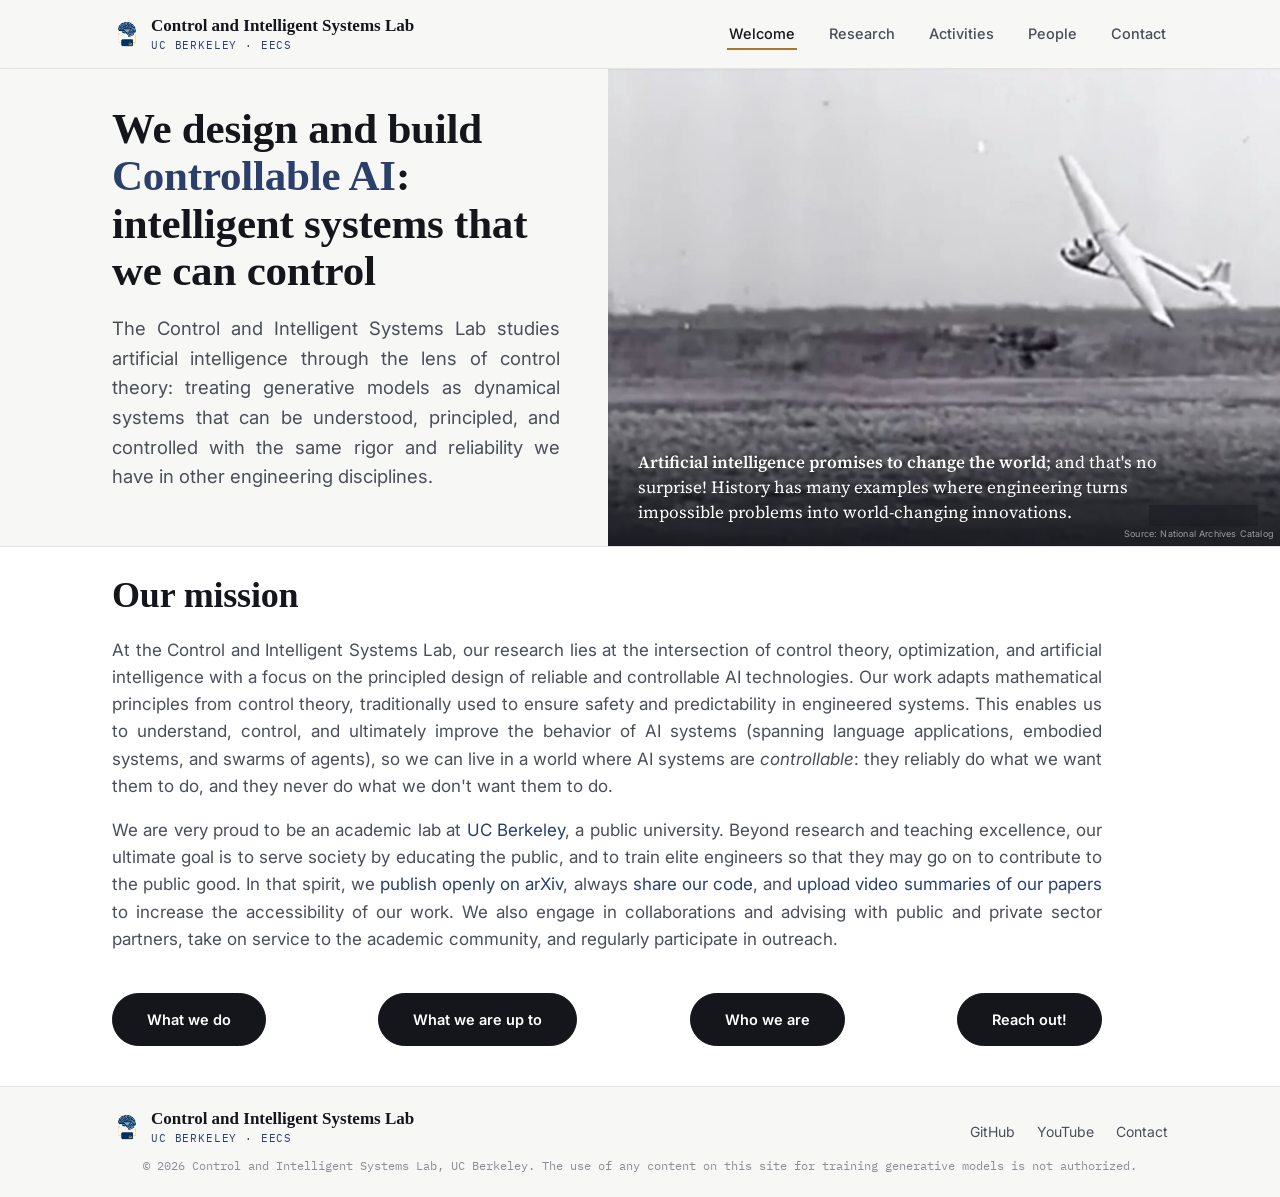
<file: index.html>
<!DOCTYPE html>
<html lang="en">
<head>
<meta charset="UTF-8">
<meta name="viewport" content="width=device-width, initial-scale=1.0">
<title>Control and Intelligent Systems Lab — UC Berkeley EECS</title>
<meta name="description" content="Control and Intelligent Systems Lab at UC Berkeley EECS. We use control theory to make AI systems predictable, steerable, and safe.">
<link rel="preconnect" href="https://fonts.googleapis.com">
<link rel="preconnect" href="https://fonts.gstatic.com" crossorigin>
<link href="https://fonts.googleapis.com/css2?family=Baloo+2:wght@500;600;700&family=Inter:wght@400;500;600&family=IBM+Plex+Mono:wght@400;500&family=Source+Serif+4:opsz,wght@8..60,400;8..60,600&display=swap" rel="stylesheet">
<link rel="stylesheet" href="style.css?v=2">
<style>
  .hero{padding:0;}
  .hero-grid{display:grid; grid-template-columns:1fr 1.2fr; gap:48px; align-items:stretch; min-height:380px; width:100%;}
  .hero-text{display:flex; flex-direction:column; justify-content:center;
    padding:36px 0 36px max(32px, calc((100vw - 1120px)/2 + 32px));}
  .hero h1{font-size:clamp(30px,4.4vw,43px); line-height:1.1; max-width:26ch; font-family:'Georgia', serif;}
  .hero h1 .hl{color:var(--blue);}
  .hero .lede{font-size:18.5px; max-width:56ch; margin-top:20px; text-align:justify;}
  .hero-cta{display:flex; justify-content:space-between; font-size:17px; max-width:90ch; margin-top:40px;}
  .hero-cta .btn{background:var(--ink); color:var(--surface); border:1px solid var(--ink);
    text-align:center; padding:14px 34px;}
  .hero-cta .btn:hover{background:var(--blue); border-color:var(--blue);}
  #mission{padding-top:20px; padding-bottom:40px;}

  .hero-carousel{position:relative; overflow:hidden;}
  .carousel{position:absolute; inset:0;}
  .carousel-track{position:relative; height:100%;}
  .carousel-slide{position:absolute; inset:0; height:100%; overflow:hidden; display:none;}
  .carousel-slide.active{display:block;}
  .slide-media{position:absolute; inset:0;}
  .slide-media img, .slide-media video{width:100%; height:100%; object-fit:cover; display:block;}
  .slide-bar{position:absolute; left:0; right:0; bottom:0; margin:0; z-index:2;
    padding:60px 90px 22px 30px; font-family:'Source Serif 4', Georgia, serif; font-size:17px; font-weight:600; line-height:1.45; color:#fff;
    background:linear-gradient(to top, rgba(18,20,26,0.85) 0%, rgba(18,20,26,0.55) 45%, rgba(18,20,26,0) 100%);}
  .slide-bar strong{font-weight:600;}
  .slide-credit{position:absolute; right:6px; bottom:6px; margin:0; z-index:2;
    font-size:9px; font-weight:400; letter-spacing:0.02em; line-height:1.4;
    text-align:right; color:rgba(255,255,255,0.55); pointer-events:none;}

  .slide-link{position:absolute; z-index:2; cursor:pointer; border-radius:2px; transition:background .15s ease, box-shadow .15s ease;}
  .slide-link:hover, .slide-link:focus-visible{background:rgba(43,63,107,0.12); box-shadow:inset 0 0 0 1.5px rgba(43,63,107,0.55);}

  .carousel-dots{position:absolute; right:22px; bottom:20px; display:flex; gap:7px; z-index:3;
    background:rgba(20,22,28,0.4); backdrop-filter:blur(4px); padding:7px 9px; border-radius:999px;}
  .carousel-dots .dot{width:7px; height:7px; border-radius:999px; border:none; background:rgba(255,255,255,0.45); padding:0; cursor:pointer;}
  .carousel-dots .dot.active{background:#fff;}

  @media (max-width: 860px){
    .hero-grid{grid-template-columns:1fr; min-height:0; gap:0;}
    .hero-text{padding:56px 32px 32px 32px;}
    .hero-carousel{height:70vh; min-height:460px;}
    .hero-cta{display:none;}
  }

  .parable{background:var(--surface); border-bottom:1px solid var(--line);}
  .parable-grid{display:grid; grid-template-columns:1fr 1fr; gap:56px; align-items:center;}
  .parable-text p{font-size:16.5px; max-width:58ch;}
  .parable-text p strong{color:var(--ink);}
  .flight-frame{ padding:22px; }
  .flight-caption{font-family:var(--mono); font-size:11.5px; color:var(--ink-soft); text-align:center; margin-top:6px;}

  .pillars{display:grid; grid-template-columns:repeat(4,1fr); gap:24px;}
  .pillar{padding:28px 22px; border-top:3px solid var(--blue);}
  .pillar .num{font-family:var(--mono); font-size:12px; color:var(--gold);}
  .pillar h3{font-size:19px; margin:10px 0 10px 0;}
  .pillar p{font-size:14.5px; margin:0;}

  @media (max-width: 860px){
    .parable-grid{grid-template-columns:1fr;}
    .pillars{grid-template-columns:1fr 1fr;}
  }
</style>
</head>
<body>

<nav class="topnav">
  <div class="wrap">
    <a class="brand" href="index.html">
      <img src="assets/logo/logo-brain.png" alt="" width="30" height="26" class="brand-mark">
      <span class="brand-text">
        <span>Control and Intelligent Systems Lab</span>
        <span class="brand-sub">UC Berkeley · EECS</span>
      </span>
    </a>
    <button class="nav-toggle" aria-label="Toggle menu"><span></span></button>
    <ul class="navlinks">
      <li><a class="active" href="index.html">Welcome</a></li>
      <li><a href="research.html">Research</a></li>
      <li><a href="activities.html">Activities</a></li>
      <li><a href="team.html">People</a></li>
      <li><a href="join.html">Contact</a></li>
    </ul>
  </div>
</nav>

<header class="hero">
  <div class="hero-grid">
    <div class="hero-text">
      <h1>We design and build <span class="hl">Controllable AI</span>: intelligent systems that we can control</h1>
      <p class="lede">The Control and Intelligent Systems Lab studies artificial intelligence through the lens of control theory: treating generative models as dynamical systems that can be understood, principled, and controlled with the same rigor and reliability we have in other engineering disciplines.</p>
    </div>
    <div class="hero-carousel reveal">
      <div class="carousel" id="hero-carousel">
        <div class="carousel-track">
          <div class="carousel-slide" data-duration="5000">
            <div class="slide-media">
              <img src="assets/hero-slider/0.jpg" alt="Archival photo of an early aircraft on the ground after a hard landing">
            </div>
            <p class="slide-bar" style="font-weight:400;"><strong>Artificial intelligence promises to change the world</strong>; and that's no surprise! History has many examples where engineering turns impossible problems into world-changing innovations.</p>
            <p class="slide-credit">Source: National Archives Catalog</p>
          </div>
          <div class="carousel-slide" data-duration="9000">
            <div class="slide-media">
              <video src="assets/hero-slider/1.mp4" muted playsinline preload="auto"></video>
            </div>
            <p class="slide-bar" style="font-weight:400;">Just like intelligence, flight was seen as an incredibly hard problem.<br>Yet early planes were already doing what seemed impossible: they were <strong>lifting off the ground!</strong></p>
            <p class="slide-credit">Source: National Archives Catalog</p>
          </div>
          <div class="carousel-slide">
            <div class="slide-media">
              <img src="assets/hero-slider/1bis.jpeg" alt="Archival photo of early flight testing">
            </div>
            <a class="slide-link" style="left:15.4%; top:27.7%; width:45.9%; height:20.1%;" href="https://www.foxnews.com/tech/robots-take-wheel-san-francisco-opens-streets-driverless-taxis" target="_blank" rel="noopener" aria-label="Read: Robots take the wheel as San Francisco opens streets to driverless taxis (Fox News, July 2024)"></a>
            <a class="slide-link" style="left:45.9%; top:53.6%; width:37.7%; height:21.1%;" href="https://www.the-independent.com/tech/google-ai-coding-agent-b2963309.html" target="_blank" rel="noopener" aria-label="Read: Google says three quarters of all coding is now done by AI (The Independent, April 2026)"></a>
            <p class="slide-bar" style="font-weight:400;"><strong>In AI we are seeing a liftoff too!</strong> Current innovations are making astonishing progress in technology, health, and society.</p>
            <p class="slide-credit">Source: National Archives Catalog</p>
          </div>
          <div class="carousel-slide" data-duration="6300">
            <div class="slide-media">
              <video src="assets/hero-slider/2.mp4" muted playsinline preload="auto"></video>
            </div>
            <p class="slide-bar" style="font-weight:400;">But just like early planes sometimes <strong>crashed</strong>…</p>
            <p class="slide-credit">Source: National Archives Catalog</p>
          </div>
          <div class="carousel-slide">
            <div class="slide-media">
              <img src="assets/hero-slider/2bis.jpeg" alt="Archival photo of early flight testing">
            </div>
            <a class="slide-link" style="left:12.9%; top:18.8%; width:43.6%; height:20.6%;" href="https://www.cbsnews.com/video/waymos-robotaxis-seen-failing-to-stop-for-school-buses-at-least-20-times-police-say/" target="_blank" rel="noopener" aria-label="Read: Waymo's robotaxis seen failing to stop for school buses at least 20 times (CBS News, December 2025)"></a>
            <a class="slide-link" style="left:43.0%; top:46.4%; width:44.2%; height:21.8%;" href="https://www.nytimes.com/2026/07/21/technology/openai-attack-hugging-face.html" target="_blank" rel="noopener" aria-label="Read: OpenAI Says Its A.I. Models Went Rogue and Attacked a Digital Library (The New York Times, July 2026)"></a>
            <p class="slide-bar" style="font-weight:400;">Failures in current AI systems can also pose <strong>significant risks</strong>.</p>
            <p class="slide-credit">Source: National Archives Catalog</p>
          </div>
          <div class="carousel-slide">
            <div class="slide-media">
              <img src="assets/hero-slider/pre3.jpeg" alt="Archival photo of early flight testing">
            </div>
            <a class="slide-link" style="left:19.4%; top:4.8%; width:61.2%; height:29.5%;" href="https://www.loc.gov/resource/mss46706.05001168/?sp=3&r=-0.057,0.107,1.026,0.54,0" target="_blank" rel="noopener" aria-label="View source: Wilbur Wright quote, Library of Congress"></a>
            <p class="slide-bar" style="font-weight:400;">Thankfully, <strong>we have solved this problem before!</strong> In engineering, we know that flying most of the time is not enough. Aviation became paradigm-shifting once we learned to <strong>control</strong> the aircraft.</p>
            <p class="slide-credit">Source: National Archives Catalog, Library of Congress</p>
          </div>
          <div class="carousel-slide" data-duration="4936">
            <div class="slide-media">
              <video src="assets/hero-slider/3.mp4" muted playsinline preload="auto"></video>
            </div>
            <p class="slide-bar" style="font-weight:400;"><strong>The same will be true about AI!</strong> Similar to the pilot, we celebrate how far AI has come. And to go the last mile, we draw upon the <strong>principles of control theory</strong> to create <strong>Controllable AI</strong>.</p>
            <p class="slide-credit">Source: National Archives Catalog</p>
          </div>
        </div>
      </div>
      <div class="carousel-dots">
        <button class="dot" data-index="0" aria-label="Slide 1"></button>
        <button class="dot" data-index="1" aria-label="Slide 2"></button>
        <button class="dot" data-index="2" aria-label="Slide 3"></button>
        <button class="dot" data-index="3" aria-label="Slide 4"></button>
        <button class="dot" data-index="4" aria-label="Slide 5"></button>
        <button class="dot" data-index="5" aria-label="Slide 6"></button>
        <button class="dot" data-index="6" aria-label="Slide 7"></button>
      </div>
    </div>
  </div>
</header>

<hr class="divider">

<section id="mission" class="parable">
  <div class="wrap">
    <div class="section-head reveal" style="margin-bottom:12px;">
      <h2>Our mission</h2>
    </div>
    <div class="reveal">
      <p style="font-size:17px; max-width:90ch; text-align:justify;">At the Control and Intelligent Systems Lab, our research lies at the intersection of control theory, optimization, and artificial intelligence with a focus on the principled design of reliable and controllable AI technologies. Our work adapts mathematical principles from control theory, traditionally used to ensure safety and predictability in engineered systems. This enables us to understand, control, and ultimately improve the behavior of AI systems (spanning language applications, embodied systems, and swarms of agents), so we can live in a world where AI systems are <em>controllable</em>: they reliably do what we want them to do, and they never do what we don't want them to do.</p>
      <p style="font-size:17px; max-width:90ch; text-align:justify; margin-top:16px;">We are very proud to be an academic lab at <a href="https://www.berkeley.edu" target="_blank" rel="noopener">UC Berkeley</a>, a public university. Beyond research and teaching excellence, our ultimate goal is to serve society by educating the public, and to train elite engineers so that they may go on to contribute to the public good. In that spirit, we <a href="research.html#publications">publish openly on arXiv</a>, always <a href="https://github.com/ucb-control-intelligence-systems-lab" data-social="github" target="_blank" rel="noopener">share our code</a>, and <a href="https://www.youtube.com/channel/UC4SEVhgzDmUEG7NVm2mjdPA" data-social="youtube" target="_blank" rel="noopener">upload video summaries of our papers</a> to increase the accessibility of our work. We also engage in collaborations and advising with public and private sector partners, take on service to the academic community, and regularly participate in outreach.</p>
    </div>
    <div class="hero-cta">
      <a class="btn" href="research.html">What we do</a>
      <a class="btn" href="activities.html">What we are up to</a>
      <a class="btn" href="team.html">Who we are</a>
      <a class="btn" href="join.html">Reach out!</a>
    </div>
  </div>
</section>

<footer>
  <div class="wrap">
    <div class="footer-grid">
      <div class="brand">
        <img src="assets/logo/logo-brain.png" alt="" width="30" height="26" class="brand-mark">
        <span class="brand-text">
          <span>Control and Intelligent Systems Lab</span>
          <a class="brand-sub" href="https://eecs.berkeley.edu" target="_blank" rel="noopener">UC Berkeley · EECS</a>
        </span>
      </div>
      <ul class="footer-links">
        <li><a href="https://github.com/ucb-control-intelligence-systems-lab" data-social="github" target="_blank" rel="noopener">GitHub</a></li>
        <li><a href="https://www.youtube.com/channel/UC4SEVhgzDmUEG7NVm2mjdPA" data-social="youtube" target="_blank" rel="noopener">YouTube</a></li>
        <li><a href="join.html">Contact</a></li>
      </ul>
    </div>
    <div class="footer-fine">© 2026 Control and Intelligent Systems Lab, UC Berkeley. The use of any content on this site for training generative models is not authorized.</div>
  </div>
</footer>

<script src="script.js"></script>
</body>
</html>
</file>
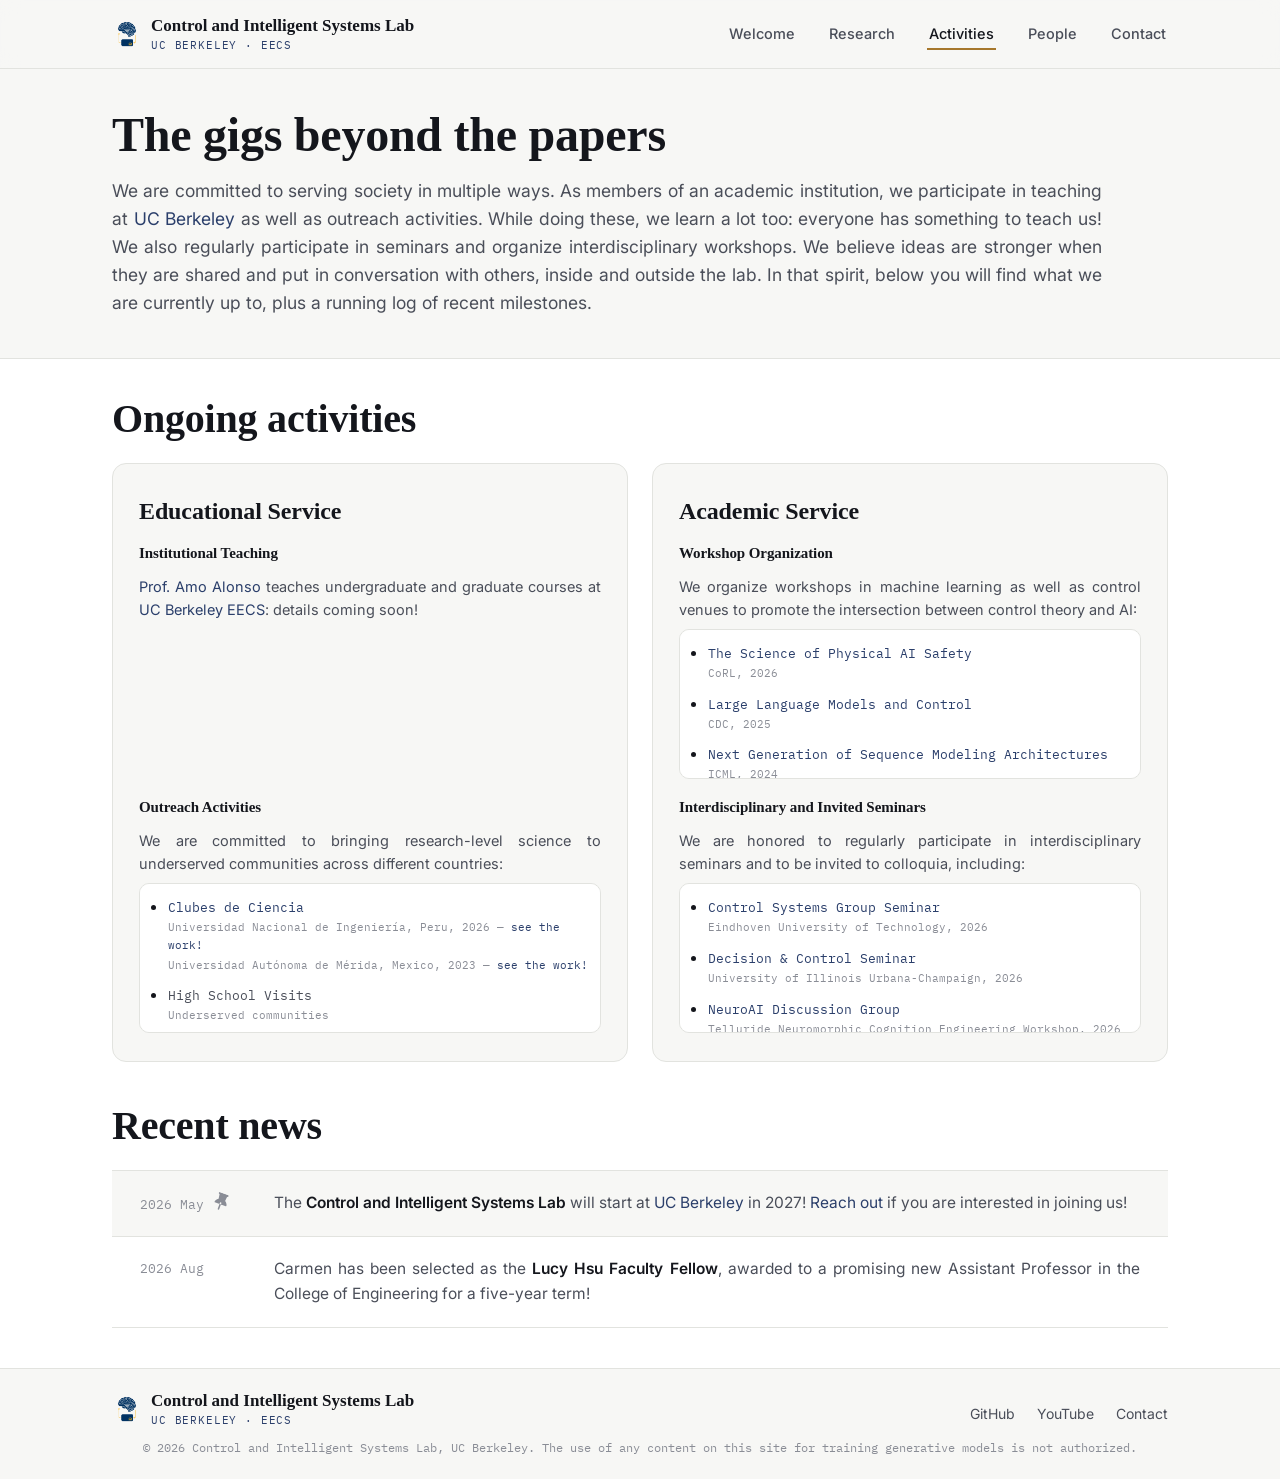
<file: activities.html>
<!DOCTYPE html>
<html lang="en">
<head>
<meta charset="UTF-8">
<meta name="viewport" content="width=device-width, initial-scale=1.0">
<title>Activities — Control and Intelligent Systems Lab</title>
<link rel="preconnect" href="https://fonts.googleapis.com">
<link rel="preconnect" href="https://fonts.gstatic.com" crossorigin>
<link href="https://fonts.googleapis.com/css2?family=Baloo+2:wght@500;600;700&family=Inter:wght@400;500;600&family=IBM+Plex+Mono:wght@400;500&display=swap" rel="stylesheet">
<link rel="stylesheet" href="style.css?v=2">
<style>
  .activity-grid{display:grid; grid-template-columns:repeat(2,1fr); gap:24px;}
  .activity-card{padding:28px 26px; background:var(--bg);}
  .activity-card .tag{font-family:var(--mono); font-size:11px; color:var(--blue); text-transform:uppercase; letter-spacing:0.06em;}
  .activity-card h3{font-family:Georgia, 'Times New Roman', serif; font-weight:600; font-size:15px; margin:10px 0 10px 0; color:var(--ink);}
  .activity-card p{font-size:14.5px; text-align:justify; margin:0;}
  .activity-card ul{margin:8px 0 0 0; padding:10px 12px 10px 28px; max-height:150px; overflow-y:auto; background:var(--surface); border:1px solid var(--line); border-radius:10px;}
  .activity-card ul::-webkit-scrollbar{width:6px;}
  .activity-card ul::-webkit-scrollbar-thumb{background:var(--line); border-radius:3px;}
  .activity-card li{margin-top:8px;}
  .activity-card li:first-child{margin-top:0;}
  .activity-card li .wk-title{font-family:var(--mono); font-size:12.5px; color:var(--ink-mid);}
  .activity-card li .wk-title a{color:var(--blue);}
  .activity-card li .wk-title a:hover{text-decoration:underline;}
  .activity-card li .wk-meta{font-family:var(--mono); font-size:11px; color:var(--ink-soft); margin-top:2px;}
  .activity-card ul.seminar-scroll{height:180px;}

  .timeline{list-style:none; margin:0; padding:0; border-top:1px solid var(--line);}
  .tl-item{display:grid; grid-template-columns:110px 1fr; gap:24px; padding:20px 28px; border-bottom:1px solid var(--line);}
  .timeline li:nth-child(odd){background:var(--bg);}
  .timeline li:nth-child(even){background:var(--surface);}
  .tl-date{font-family:var(--mono); font-size:13px; color:var(--ink-soft); padding-top:2px;}
  .tl-body p{margin:0; font-size:15.5px; color:var(--ink-mid); text-align:justify;}
  .tl-body strong{color:var(--ink); font-weight:600;}
  .pin-tag{display:inline-block; vertical-align:-2px; margin-left:2px; color:var(--ink-soft); transform:rotate(20deg);}

  .page-header{padding-bottom:24px;}
  .page-header p{text-align:justify;}

  @media (max-width:860px){
    .activity-grid{grid-template-columns:1fr;}
    .tl-item{grid-template-columns:1fr; gap:4px;}
  }
</style>
</head>
<body>

<nav class="topnav">
  <div class="wrap">
    <a class="brand" href="index.html">
      <img src="assets/logo/logo-brain.png" alt="" width="30" height="26" class="brand-mark">
      <span class="brand-text">
        <span>Control and Intelligent Systems Lab</span>
        <span class="brand-sub">UC Berkeley · EECS</span>
      </span>
    </a>
    <button class="nav-toggle" aria-label="Toggle menu"><span></span></button>
    <ul class="navlinks">
      <li><a href="index.html">Welcome</a></li>
      <li><a href="research.html">Research</a></li>
      <li><a class="active" href="activities.html">Activities</a></li>
      <li><a href="team.html">People</a></li>
      <li><a href="join.html">Contact</a></li>
    </ul>
  </div>
</nav>

<header class="page-header">
  <div class="wrap">
    <h1>The gigs beyond the papers</h1>
    <p>We are committed to serving society in multiple ways. As members of an academic institution, we participate in teaching at <a href="https://eecs.berkeley.edu" target="_blank" rel="noopener">UC Berkeley</a> as well as outreach activities. While doing these, we learn a lot too: everyone has something to teach us! We also regularly participate in seminars and organize interdisciplinary workshops. We believe ideas are stronger when they are shared and put in conversation with others, inside and outside the lab. In that spirit, below you will find what we are currently up to, plus a running log of recent milestones.</p>
  </div>
</header>

<hr class="divider">

<section style="background:var(--surface); padding:28px 0 16px 0;">
  <div class="wrap">
    <div class="section-head reveal" style="margin-bottom:12px;">
      <h2 style="font-family:var(--display); font-size:40px; color:var(--ink);">Ongoing activities</h2>
    </div>
    <div class="activity-grid reveal">
      <div class="card activity-card">
        <div class="tag" style="font-family:var(--display); font-weight:700; font-size:24px; color:var(--ink); text-transform:none; letter-spacing:-0.005em; margin-bottom:6px;">Educational Service</div>
        <h3>Institutional Teaching</h3>
        <p style="margin-top:6px;"><a href="https://camoalon.github.io/" target="_blank" rel="noopener">Prof. Amo Alonso</a> teaches undergraduate and graduate courses at <a href="https://eecs.berkeley.edu/academics/courses/" target="_blank" rel="noopener">UC Berkeley EECS</a>: details coming soon!</p>
        <ul class="seminar-scroll" style="visibility:hidden;" aria-hidden="true"></ul>
        <h3 style="margin-top:16px;">Outreach Activities</h3>
        <p style="margin-top:6px;">We are committed to bringing research-level science to underserved communities across different countries:</p>
        <ul class="seminar-scroll">
          <li><div class="wk-title"><a href="https://www.scienceclubsint.org" target="_blank" rel="noopener">Clubes de Ciencia</a></div><div class="wk-meta">Universidad Nacional de Ingeniería, Peru, 2026 — <a href="https://xivv2.github.io/Club78-web/" target="_blank" rel="noopener">see the work!</a></div><div class="wk-meta">Universidad Autónoma de Mérida, Mexico, 2023 — <a href="https://sites.google.com/view/hablando-con-la-maquina-cdcmx/miembros-del-club?authuser=1" target="_blank" rel="noopener">see the work!</a></div></li>
          <li><div class="wk-title">High School Visits</div><div class="wk-meta">Underserved communities</div></li>
        </ul>
      </div>
      <div class="card activity-card">
        <div class="tag" style="font-family:var(--display); font-weight:700; font-size:24px; color:var(--ink); text-transform:none; letter-spacing:-0.005em; margin-bottom:6px;">Academic Service</div>
        <h3>Workshop Organization</h3>
        <p>We organize workshops in machine learning as well as control venues to promote the intersection between control theory and AI:</p>
        <ul class="seminar-scroll">
          <li><div class="wk-title"><a href="https://spais-ws.org/" target="_blank" rel="noopener">The Science of Physical AI Safety</a></div><div class="wk-meta">CoRL, 2026</div></li>
          <li><div class="wk-title"><a href="https://sites.google.com/view/cdc2025-llms/home" target="_blank" rel="noopener">Large Language Models and Control</a></div><div class="wk-meta">CDC, 2025</div></li>
          <li><div class="wk-title"><a href="https://icml.cc/virtual/2024/workshop/29962" target="_blank" rel="noopener">Next Generation of Sequence Modeling Architectures</a></div><div class="wk-meta">ICML, 2024</div></li>
        </ul>
        <h3 style="margin-top:16px;">Interdisciplinary and Invited Seminars</h3>
        <p style="margin-top:6px;">We are honored to regularly participate in interdisciplinary seminars and to be invited to colloquia, including:</p>
        <ul class="seminar-scroll">
          <li><div class="wk-title"><a href="https://www.tue.nl/en/research/research-groups/control-systems" target="_blank" rel="noopener">Control Systems Group Seminar</a></div><div class="wk-meta">Eindhoven University of Technology, 2026</div></li>
          <li><div class="wk-title"><a href="https://calendars.illinois.edu/detail/3731?eventId=33560062" target="_blank" rel="noopener">Decision &amp; Control Seminar</a></div><div class="wk-meta">University of Illinois Urbana-Champaign, 2026</div></li>
          <li><div class="wk-title"><a href="https://sites.google.com/view/telluride-2026/topic-areas/neuroai-discussion-group?authuser=0" target="_blank" rel="noopener">NeuroAI Discussion Group</a></div><div class="wk-meta">Telluride Neuromorphic Cognition Engineering Workshop, 2026</div></li>
          <li><div class="wk-title"><a href="https://www.eecs.mit.edu/eecs-events/eecs-special-seminar-carmen-amo-alonso-controllable-ai-artificial-intelligence-meets-control-theory/" target="_blank" rel="noopener">EECS Special Seminar</a></div><div class="wk-meta">MIT, 2026</div></li>
          <li><div class="wk-title"><a href="https://isl.stanford.edu/talks/" target="_blank" rel="noopener">Information Systems Laboratory Colloquium</a></div><div class="wk-meta">Stanford University, 2026</div></li>
          <li><div class="wk-title"><a href="https://events.berkeley.edu/eecs/event/316124-controllable-ai-control-theory-meets-artificial" target="_blank" rel="noopener">EECS Special Seminar</a></div><div class="wk-meta">UC Berkeley, 2026</div></li>
          <li><div class="wk-title"><a href="https://calendar.washington.edu/sea_engr-me/ME-seminar-Carmen-Amo-Alonso-Stanford-University/E197901216" target="_blank" rel="noopener">ME Seminar</a></div><div class="wk-meta">University of Washington, 2026</div></li>
          <li><div class="wk-title"><a href="https://arxiv.org/abs/2604.18637" target="_blank" rel="noopener">NeuroAI and Beyond</a></div><div class="wk-meta">NSF Workshop, 2025</div></li>
          <li><div class="wk-title"><a href="https://bcs.mit.edu/events/rising-star-seminar-series-carmen-amo-alonso" target="_blank" rel="noopener">Brain and Cognitive Sciences Rising Star Seminar</a></div><div class="wk-meta">MIT, 2025</div></li>
        </ul>
      </div>
    </div>
  </div>
</section>

<section style="background:var(--surface); padding:16px 0 40px 0;">
  <div class="wrap">
    <div class="section-head reveal" style="margin-bottom:12px;">
      <h2 style="font-family:var(--display); font-size:40px; color:var(--ink);">Recent news</h2>
    </div>
    <ul class="timeline reveal">
      <!-- Pinned: keep this item first. Add new news entries below it, not above. -->
      <li class="tl-item">
        <div class="tl-date">2026 May <svg class="pin-tag" width="14" height="18" viewBox="0 0 384 560" fill="currentColor"><path d="M32 32C32 14.3 46.3 0 64 0H320c17.7 0 32 14.3 32 32s-14.3 32-32 32h-3.6L302.5 210.8c36.7 20.7 65.9 53.2 82 92.5c3.9 9.9 6 20.6 6 31.3v4.7c0 8.8-7.2 16-16 16H16c-8.8 0-16-7.2-16-16v-4.7c0-10.7 2.2-21.4 6-31.3c16.1-39.3 45.3-71.8 82-92.5L67.6 64H64C46.3 64 32 49.7 32 32zM192 288c-13.3 0-24 10.7-24 24v200c0 13.3 10.7 24 24 24s24-10.7 24-24V312c0-13.3-10.7-24-24-24z"></path></svg></div>
        <div class="tl-body"><p>The <strong>Control and Intelligent Systems Lab</strong> will start at <a href="https://www.berkeley.edu" target="_blank" rel="noopener">UC Berkeley</a> in 2027! <a href="join.html">Reach out</a> if you are interested in joining us!</p></div>
      </li>
      <li class="tl-item">
        <div class="tl-date">2026 Aug</div>
        <div class="tl-body"><p>Carmen has been selected as the <strong>Lucy Hsu Faculty Fellow</strong>, awarded to a promising new Assistant Professor in the College of Engineering for a five-year term!</p></div>
      </li>
    </ul>
  </div>
</section>

<hr class="divider">

<footer>
  <div class="wrap">
    <div class="footer-grid">
      <div class="brand">
        <img src="assets/logo/logo-brain.png" alt="" width="30" height="26" class="brand-mark">
        <span class="brand-text">
          <span>Control and Intelligent Systems Lab</span>
          <a class="brand-sub" href="https://eecs.berkeley.edu" target="_blank" rel="noopener">UC Berkeley · EECS</a>
        </span>
      </div>
      <ul class="footer-links">
        <li><a href="https://github.com/ucb-control-intelligence-systems-lab" data-social="github" target="_blank" rel="noopener">GitHub</a></li>
        <li><a href="https://www.youtube.com/channel/UC4SEVhgzDmUEG7NVm2mjdPA" data-social="youtube" target="_blank" rel="noopener">YouTube</a></li>
        <li><a href="join.html">Contact</a></li>
      </ul>
    </div>
    <div class="footer-fine">© 2026 Control and Intelligent Systems Lab, UC Berkeley. The use of any content on this site for training generative models is not authorized.</div>
  </div>
</footer>

<script src="script.js"></script>
</body>
</html>
</file>
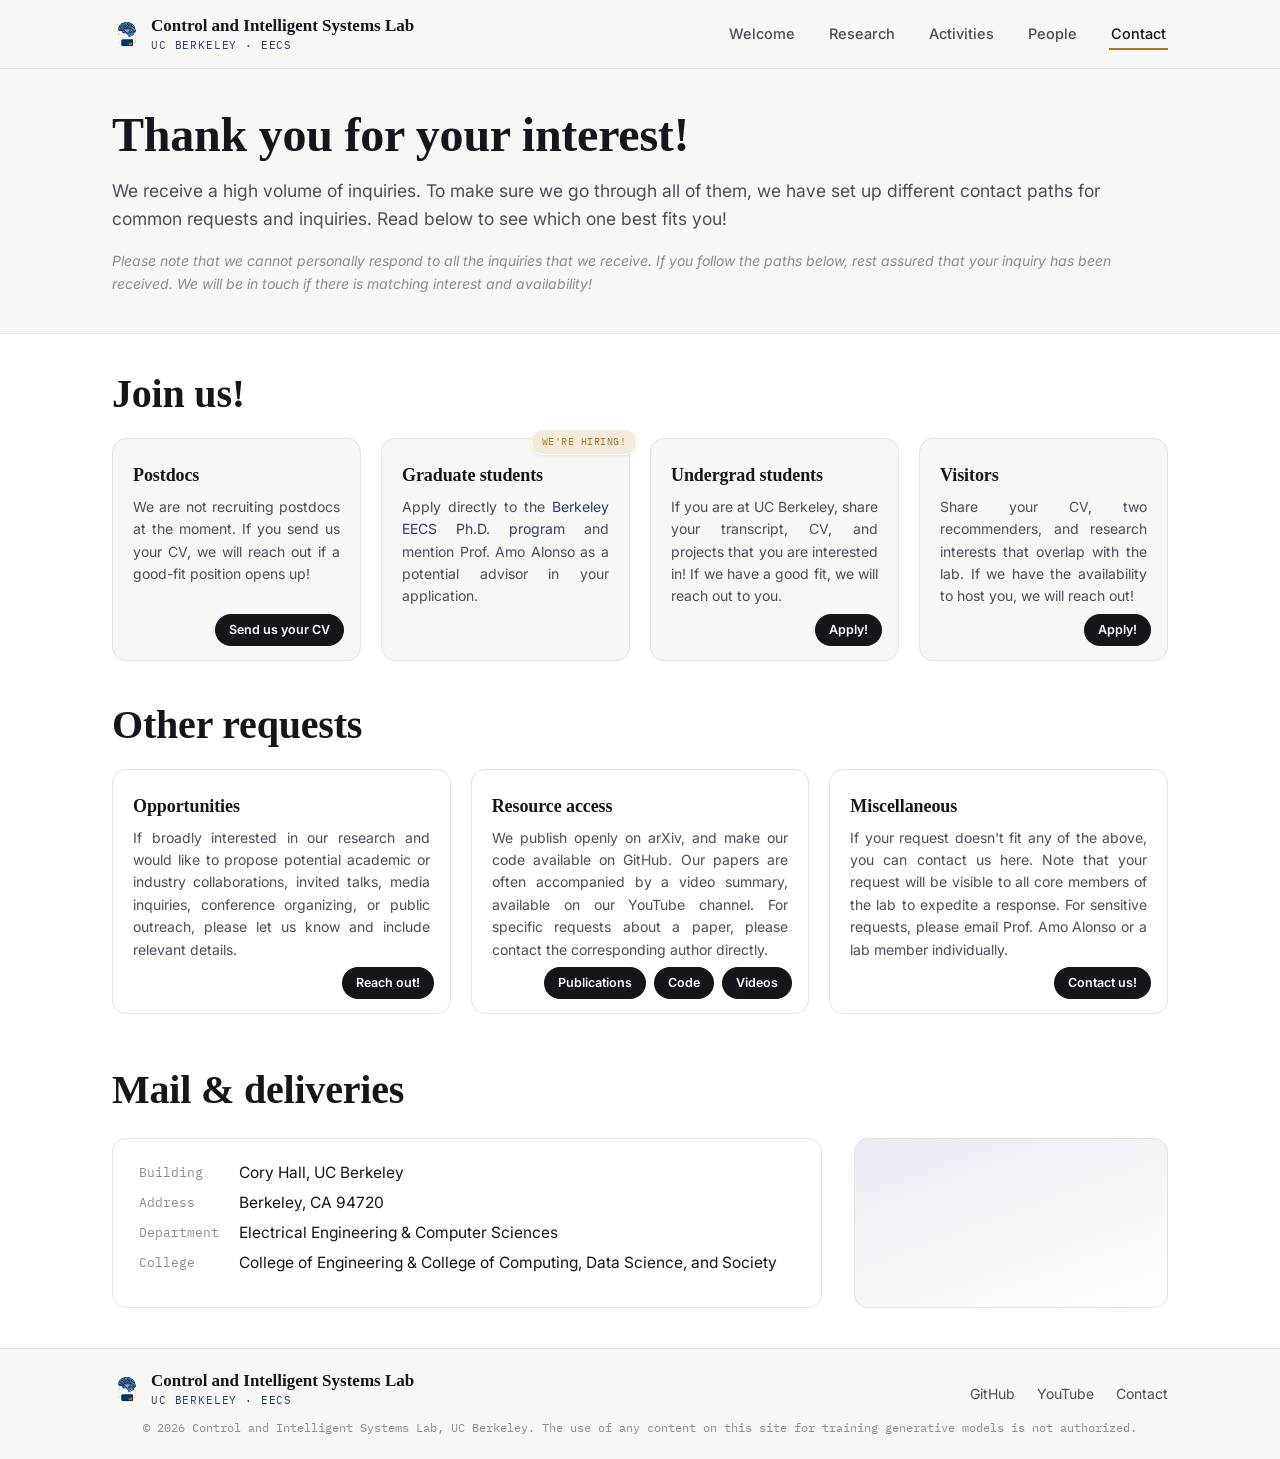
<file: join.html>
<!DOCTYPE html>
<html lang="en">
<head>
<meta charset="UTF-8">
<meta name="viewport" content="width=device-width, initial-scale=1.0">
<title>Join Us — Control and Intelligent Systems Lab</title>
<link rel="preconnect" href="https://fonts.googleapis.com">
<link rel="preconnect" href="https://fonts.gstatic.com" crossorigin>
<link href="https://fonts.googleapis.com/css2?family=Baloo+2:wght@500;600;700&family=Inter:wght@400;500;600&family=IBM+Plex+Mono:wght@400;500&display=swap" rel="stylesheet">
<link rel="stylesheet" href="style.css?v=2">
<style>
  .req-grid{display:grid; grid-template-columns:repeat(auto-fit, minmax(230px,1fr)); gap:20px;}
  .req-card{padding:22px 20px 52px 20px; position:relative; background:var(--bg);}
  .req-card h3{font-size:18px; margin-bottom:6px;}
  .req-card p{font-size:14px; margin:0; color:var(--ink-mid); text-align:justify;}
  .req-btn{position:absolute; right:16px; bottom:14px; font-family:var(--body); font-weight:600; font-size:12.5px; color:#fff; background:var(--ink); padding:6px 14px; border-radius:20px; text-decoration:none; transition:background .15s ease;}
  .req-btn:hover{background:var(--blue); text-decoration:none;}
  .req-btns{position:absolute; right:16px; bottom:14px; left:16px; display:flex; flex-wrap:wrap; justify-content:flex-end; gap:8px;}
  .req-btns .req-btn{position:static;}
  .hiring-flag{position:absolute; top:-10px; right:-8px; font-family:var(--mono); font-size:10px; text-transform:uppercase; letter-spacing:0.05em; color:var(--gold); background:var(--gold-soft); padding:4px 10px; border-radius:12px; border:1px solid var(--surface); box-shadow:0 1px 3px rgba(0,0,0,0.08);}

  .contact-card{padding:36px; display:grid; grid-template-columns:1fr auto; gap:24px; align-items:center;}
  .contact-card dl{display:grid; grid-template-columns:auto 1fr; gap:8px 16px; margin:0;}
  .contact-card dt{font-family:var(--mono); font-size:12px; color:var(--ink-soft); padding-top:2px;}
  .contact-card dd{margin:0; font-size:15px; color:var(--ink);}

  .location{display:grid; grid-template-columns:710px 1fr; grid-auto-rows:170px; gap:32px; align-items:stretch;}
  .location > .card{height:100%; overflow:hidden; box-sizing:border-box;}
  .loc-card{padding:14px 26px; width:100%;}
  .loc-card dl{display:grid; grid-template-columns:auto 1fr; gap:10px 20px; margin:10px 0 0 0; line-height:1.3; white-space:nowrap;}
  .loc-card dt{font-family:var(--mono); font-size:13px; color:var(--ink-soft); padding-top:2px;}
  .loc-card dd{margin:0; font-size:15.5px; color:var(--ink);}
  .map-frame{ height:100%; display:flex; align-items:center; justify-content:center;
    background:linear-gradient(160deg, var(--blue-soft), var(--surface)); color:var(--ink-soft);
    font-family:var(--mono); font-size:12px; text-align:center; padding:20px;}

  .page-header{padding-bottom:24px;}

  @media (max-width:860px){
    .req-grid{grid-template-columns:1fr;}
    .contact-card{grid-template-columns:1fr;}
    .location{grid-template-columns:1fr; grid-auto-rows:auto;}
    .loc-card dl{white-space:normal; font-size:13px;}
    .loc-card dd{font-size:13px;}
    .map-frame{min-height:220px;}
  }
</style>
</head>
<body>

<nav class="topnav">
  <div class="wrap">
    <a class="brand" href="index.html">
      <img src="assets/logo/logo-brain.png" alt="" width="30" height="26" class="brand-mark">
      <span class="brand-text">
        <span>Control and Intelligent Systems Lab</span>
        <span class="brand-sub">UC Berkeley · EECS</span>
      </span>
    </a>
    <button class="nav-toggle" aria-label="Toggle menu"><span></span></button>
    <ul class="navlinks">
      <li><a href="index.html">Welcome</a></li>
      <li><a href="research.html">Research</a></li>
      <li><a href="activities.html">Activities</a></li>
      <li><a href="team.html">People</a></li>
      <li><a class="active" href="join.html">Contact</a></li>
    </ul>
  </div>
</nav>

<header class="page-header">
  <div class="wrap">
    <h1>Thank you for your interest!</h1>
    <p>We receive a high volume of inquiries. To make sure we go through all of them, we have set up different contact paths for common requests and inquiries. Read below to see which one best fits you!</p>
    <p style="font-size:14px; color:var(--ink-soft); margin-top:12px; max-width:112.5ch;"><em>Please note that we cannot personally respond to all the inquiries that we receive. If you follow the paths below, rest assured that your inquiry has been received. We will be in touch if there is matching interest and availability!</em></p>
  </div>
</header>

<hr class="divider">

<section style="background:var(--surface); padding:28px 0 16px 0;">
  <div class="wrap">
    <div class="section-head reveal" style="margin-bottom:12px;">
      <h2 style="font-family:var(--display); font-size:40px; color:var(--ink);">Join us!</h2>
    </div>
    <div class="req-grid reveal">
      <div class="card req-card">
        <h3>Postdocs</h3>
        <p style="text-align:justify;">We are not recruiting postdocs at the moment. If you send us your CV, we will reach out if a good-fit position opens up!</p>

<a href="https://flying-lark-dc5.notion.site/ceed4abdf26a4f04a19d24cff2583e99?pvs=105" target="_blank" rel="noopener" class="req-btn">Send us your CV</a>
      </div>
      <div class="card req-card" style="padding-bottom:22px; position:relative;">
        <span class="hiring-flag">We're hiring!</span>
        <h3>Graduate students</h3>
        <p style="text-align:justify;">Apply directly to the <a href="https://eecs.berkeley.edu/academics/graduate/research-programs/admissions/" target="_blank" rel="noopener">Berkeley EECS Ph.D. program</a> and mention Prof. Amo Alonso as a potential advisor in your application.</p>
      </div>
      <div class="card req-card">
        <h3>Undergrad students</h3>
        <p style="text-align:justify;">If you are at UC Berkeley, share your transcript, CV, and projects that you are interested in! If we have a good fit, we will reach out to you.</p>

        <a href="https://flying-lark-dc5.notion.site/fc2a29177efa4570855e1b53649bfbfc?pvs=105" target="_blank" rel="noopener" class="req-btn">Apply!</a>
      </div>
      <div class="card req-card">
        <h3>Visitors</h3>
        <p style="text-align:justify;">Share your CV, two recommenders, and research interests that overlap with the lab. If we have the availability to host you, we will reach out!</p>

        <a href="https://flying-lark-dc5.notion.site/ad42664601474ef29727076bde30b3a2?pvs=105" target="_blank" rel="noopener" class="req-btn">Apply!</a>
      </div>
    </div>
  </div>
</section>

<section style="background:var(--surface); padding:16px 0 28px 0;">
  <div class="wrap">
    <div class="section-head reveal" style="margin-bottom:12px;">
      <h2 style="font-family:var(--display); font-size:40px; color:var(--ink);">Other requests</h2>
    </div>
    <div class="req-grid reveal">
      <div class="card req-card" style="background:var(--surface);">
        <h3>Opportunities</h3>
        <p style="text-align:justify;">If broadly interested in our research and would like to propose potential academic or industry collaborations, invited talks, media inquiries, conference organizing, or public outreach, please let us know and include relevant details.</p>

        <a href="https://flying-lark-dc5.notion.site/751f5b85f62b4b0793c52ff70946dabb?pvs=105" target="_blank" rel="noopener" class="req-btn">Reach out!</a>
      </div>
      <div class="card req-card" style="background:var(--surface);">
        <h3>Resource access</h3>
        <p style="text-align:justify;">We publish openly on arXiv, and make our code available on GitHub. Our papers are often accompanied by a video summary, available on our YouTube channel. For specific requests about a paper, please contact the corresponding author directly.</p>

        <div class="req-btns">
          <a href="research.html#publications" class="req-btn">Publications</a>
          <a href="https://github.com/ucb-control-intelligence-systems-lab" data-social="github" target="_blank" rel="noopener" class="req-btn">Code</a>
          <a href="https://www.youtube.com/channel/UC4SEVhgzDmUEG7NVm2mjdPA" data-social="youtube" target="_blank" rel="noopener" class="req-btn">Videos</a>
        </div>
      </div>
      <div class="card req-card" style="background:var(--surface);">
        <h3>Miscellaneous</h3>
        <p style="text-align:justify;">If your request doesn't fit any of the above, you can contact us here. Note that your request will be visible to all core members of the lab to expedite a response. For sensitive requests, please email Prof. Amo Alonso or a lab member individually.</p>

        <a href="https://flying-lark-dc5.notion.site/3cf6b721daa246d685a69c5d8c556cca?pvs=105" target="_blank" rel="noopener" class="req-btn">Contact us!</a>
      </div>
    </div>
  </div>
</section>


<section id="location" style="background:var(--surface); padding:16px 0 40px 0;">
  <div class="wrap">
    <div class="reveal" style="margin-bottom:16px;">
      <h2 style="font-family:var(--display); font-size:40px; color:var(--ink);">Mail &amp; deliveries</h2>
    </div>
    <div class="location reveal">
      <div class="card loc-card">
        <dl>
          <dt>Building</dt><dd>Cory Hall, UC Berkeley</dd>
          <dt>Address</dt><dd>Berkeley, CA 94720</dd>
          <dt>Department</dt><dd>Electrical Engineering &amp; Computer Sciences</dd>
          <dt>College</dt><dd>College&nbsp;of Engineering &amp; College&nbsp;of Computing, Data Science, and Society</dd>
        </dl>
      </div>
      <div class="card map-frame" style="padding:0; overflow:hidden;">
        <iframe src="https://maps.google.com/maps?q=Cory+Hall,+Berkeley,+CA+94720&output=embed" style="width:100%; height:100%; border:0; display:block;" referrerpolicy="no-referrer-when-downgrade" title="Map to Cory Hall, UC Berkeley"></iframe>
      </div>
    </div>
  </div>
</section>

<hr class="divider">

<footer>
  <div class="wrap">
    <div class="footer-grid">
      <div class="brand">
        <img src="assets/logo/logo-brain.png" alt="" width="30" height="26" class="brand-mark">
        <span class="brand-text">
          <span>Control and Intelligent Systems Lab</span>
          <a class="brand-sub" href="https://eecs.berkeley.edu" target="_blank" rel="noopener">UC Berkeley · EECS</a>
        </span>
      </div>
      <ul class="footer-links">
        <li><a href="https://github.com/ucb-control-intelligence-systems-lab" data-social="github" target="_blank" rel="noopener">GitHub</a></li>
        <li><a href="https://www.youtube.com/channel/UC4SEVhgzDmUEG7NVm2mjdPA" data-social="youtube" target="_blank" rel="noopener">YouTube</a></li>
        <li><a href="join.html">Contact</a></li>
      </ul>
    </div>
    <div class="footer-fine">© 2026 Control and Intelligent Systems Lab, UC Berkeley. The use of any content on this site for training generative models is not authorized.</div>
  </div>
</footer>

<script src="script.js"></script>
</body>
</html>
</file>
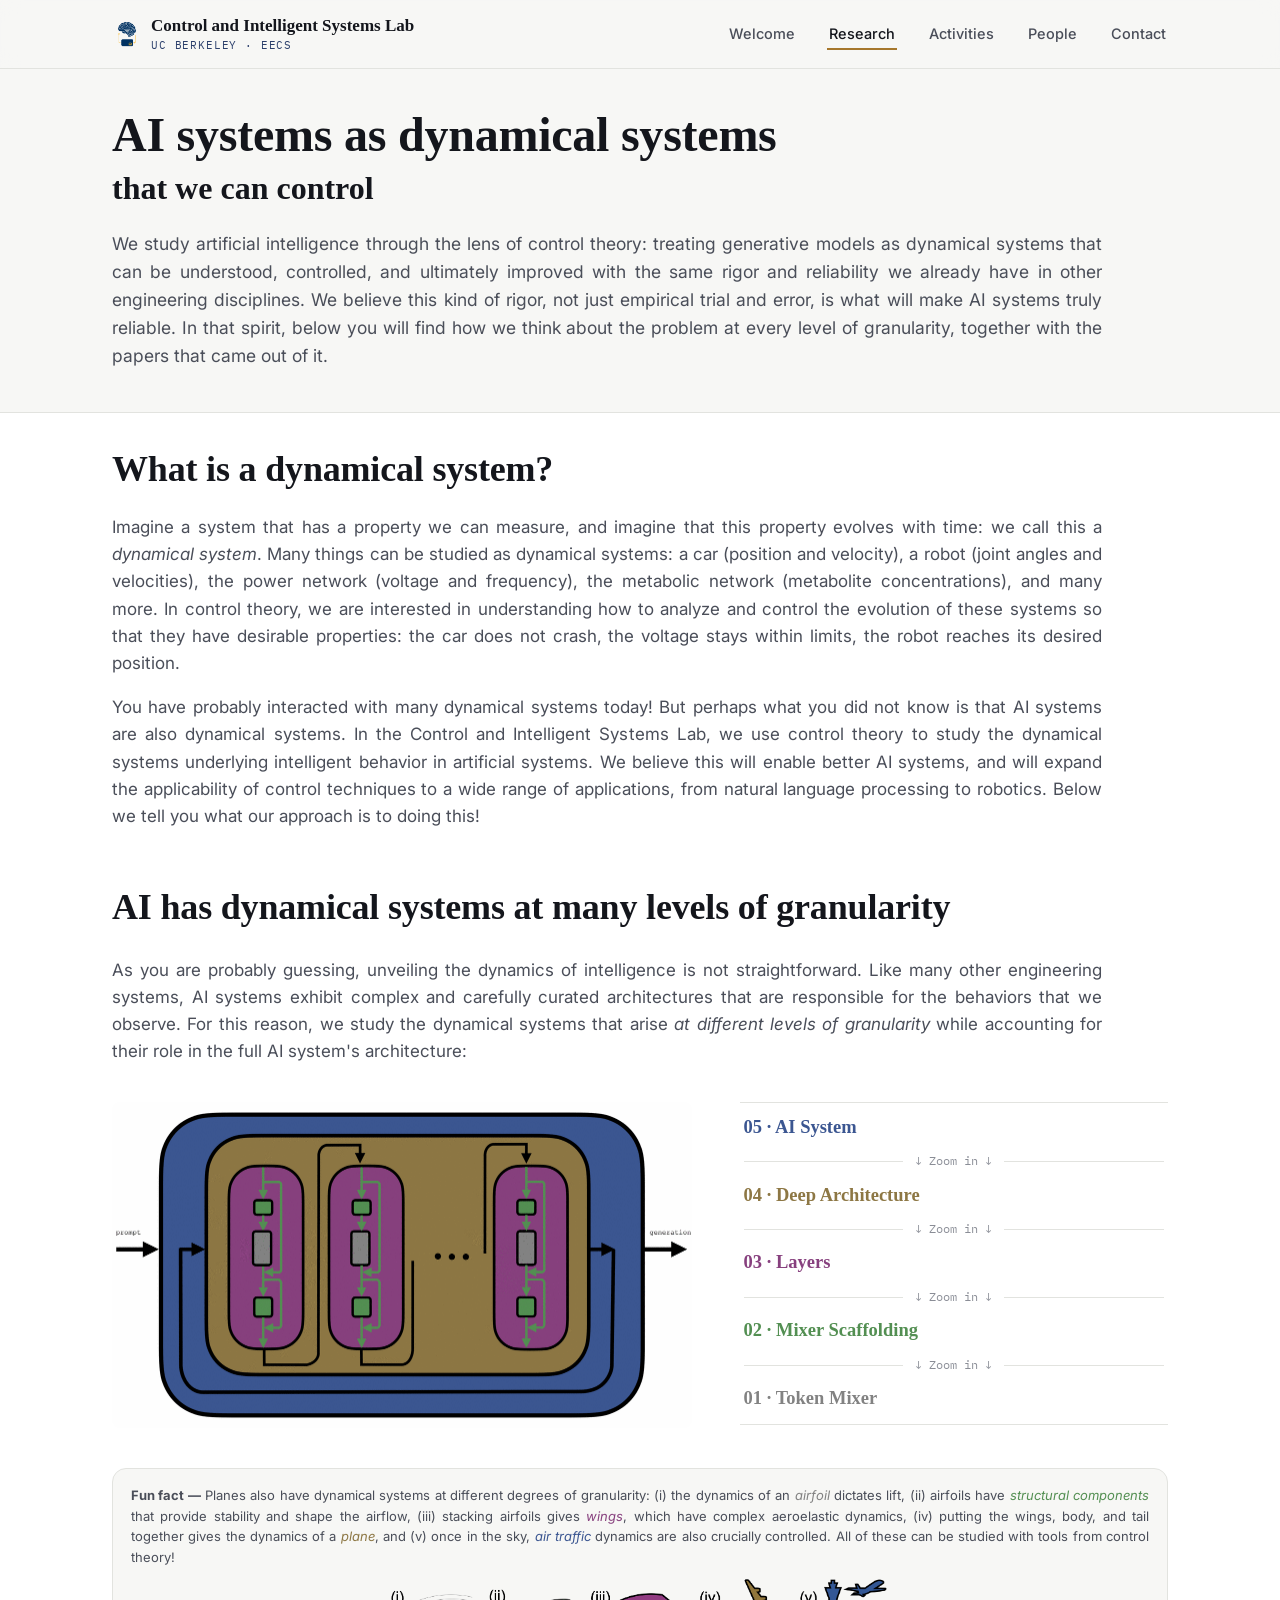
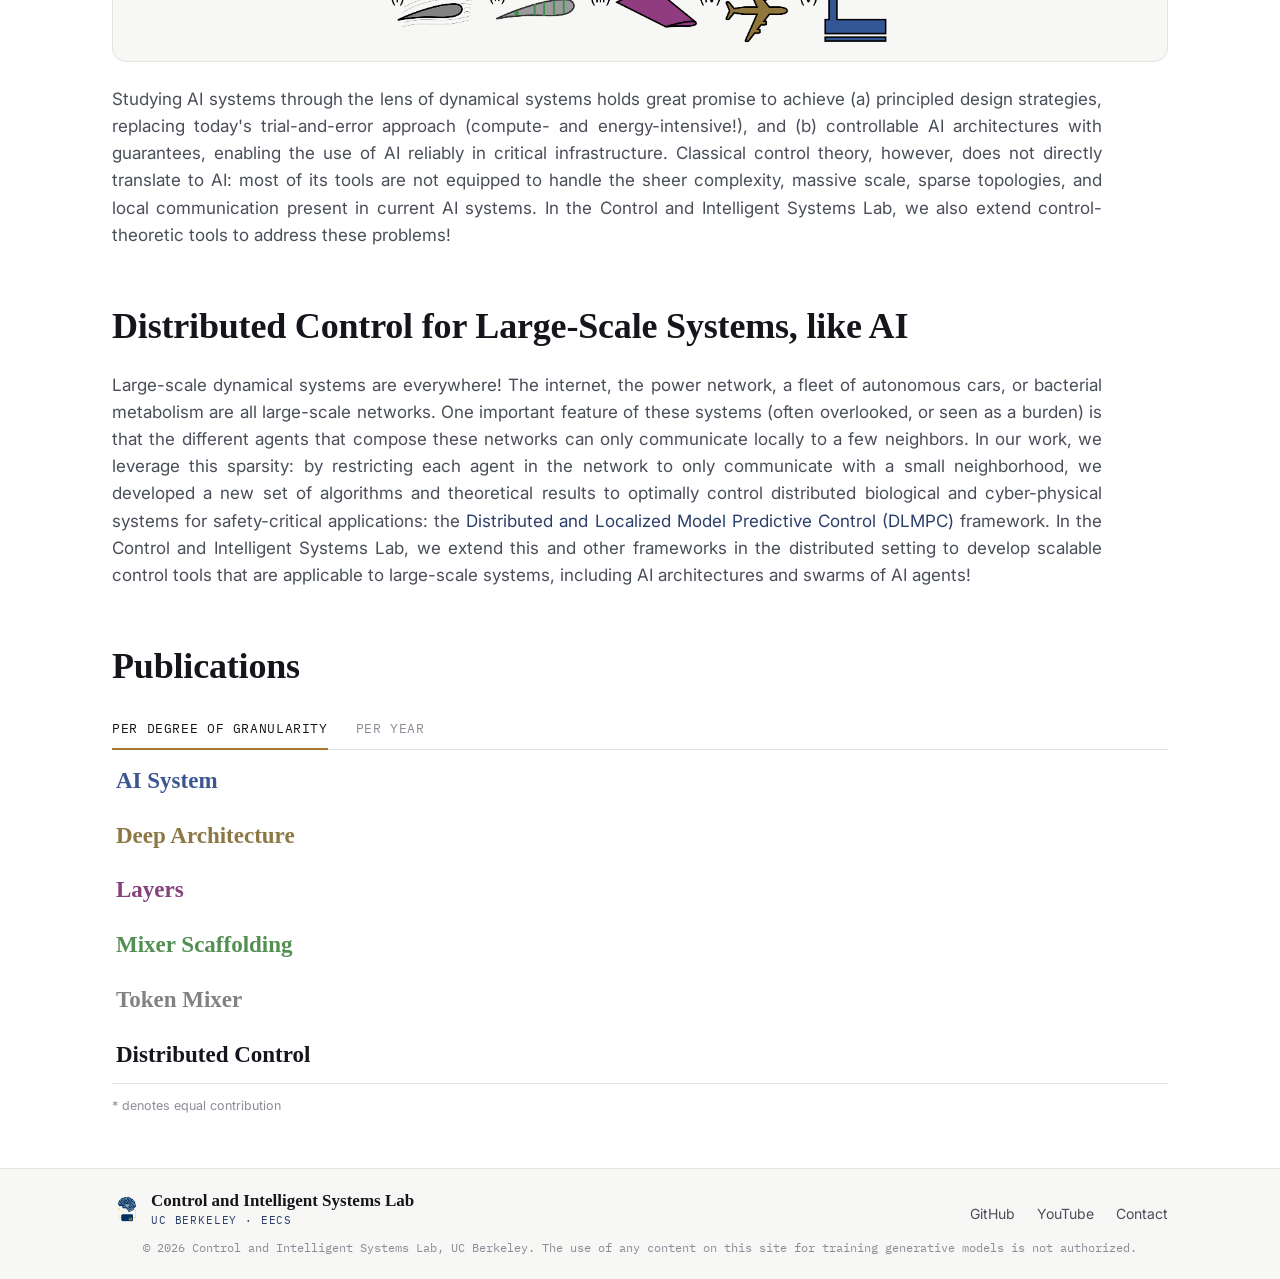
<file: research.html>
<!DOCTYPE html>
<html lang="en">
<head>
<meta charset="UTF-8">
<meta name="viewport" content="width=device-width, initial-scale=1.0">
<title>Research — Control and Intelligent Systems Lab</title>
<link rel="preconnect" href="https://fonts.googleapis.com">
<link rel="preconnect" href="https://fonts.gstatic.com" crossorigin>
<link href="https://fonts.googleapis.com/css2?family=Baloo+2:wght@500;600;700&family=Inter:wght@400;500;600&family=IBM+Plex+Mono:wght@400;500&display=swap" rel="stylesheet">
<link rel="stylesheet" href="style.css?v=2">
<style>
  .granularity{ display:grid; grid-template-columns:1.15fr 0.85fr; gap:48px; align-items:start; }
  .diagram-sticky{position:sticky; top:96px;}
  .diagram-frame{ padding:0; display:flex; align-items:center; justify-content:center; }
  .reveal-figure{ position:relative; width:100%; }
  .reveal-img{ display:block; width:100%; height:auto; border-radius:8px; }
  .levels{list-style:none; margin:0; padding:0; display:flex; flex-direction:column; border-top:1px solid var(--line); border-bottom:1px solid var(--line);}
  .level{ padding:10px 4px; cursor:pointer; background:none;
    border:none; text-align:left; width:100%; display:block; }
  .level-head{display:flex; align-items:baseline; justify-content:space-between; gap:16px;}
  .level-title{font-family:var(--display); font-weight:700; font-size:18.5px; color:var(--ink); transition:color .15s ease;}
  .level-tag{font-family:var(--mono); font-size:11.5px; color:var(--ink-soft); white-space:nowrap;}
  .zoom-divider{ display:flex; align-items:center; gap:12px; font-family:var(--mono); font-size:11.5px;
    color:var(--ink-soft); white-space:nowrap; padding:0 4px; }
  .zoom-divider::before, .zoom-divider::after{ content:""; flex:1; height:1px; background:var(--line); }
  .level-body{max-height:0; overflow:hidden; transition:max-height .28s ease;}
  .level.active .level-body{max-height:220px;}
  .level[data-ring="ring-ai"] .level-title{color:#3B5691;}
  .level[data-ring="ring-deep"] .level-title{color:#8D7744;}
  .level[data-ring="ring-layer"] .level-title{color:#87407E;}
  .level[data-ring="ring-surround"] .level-title{color:#538F52;}
  .level[data-ring="ring-mixer"] .level-title{color:#828282;}
  .level-body p{margin:14px 0 0 0; font-size:15px; max-width:56ch; text-align:justify;}
  .level-body a{font-family:var(--mono); font-size:13px;}

  .page-header{padding-bottom:24px;}
  .page-header p{text-align:justify;}

  .distributed{display:grid; grid-template-columns:1fr 1fr; gap:56px; align-items:center;}
  .net-frame{padding:24px;}
  .stat-row{display:flex; gap:32px; margin-top:26px; flex-wrap:wrap;}
  .stat{font-family:var(--mono);}
  .stat .num{font-family:var(--display); font-size:24px; color:var(--blue); display:block;}
  .stat .lab{font-size:12px; color:var(--ink-soft);}

  @media (max-width: 860px){
    .granularity{grid-template-columns:1fr;}
    .diagram-sticky{position:relative; top:0;}
    .distributed{grid-template-columns:1fr;}
    #granularity-section h2{white-space:normal !important;}
  }
</style>
</head>
<body>

<nav class="topnav">
  <div class="wrap">
    <a class="brand" href="index.html">
      <img src="assets/logo/logo-brain.png" alt="" width="30" height="26" class="brand-mark">
      <span class="brand-text">
        <span>Control and Intelligent Systems Lab</span>
        <span class="brand-sub">UC Berkeley · EECS</span>
      </span>
    </a>
    <button class="nav-toggle" aria-label="Toggle menu"><span></span></button>
    <ul class="navlinks">
      <li><a href="index.html">Welcome</a></li>
      <li><a class="active" href="research.html">Research</a></li>
      <li><a href="activities.html">Activities</a></li>
      <li><a href="team.html">People</a></li>
      <li><a href="join.html">Contact</a></li>
    </ul>
  </div>
</nav>

<header class="page-header">
  <div class="wrap">
    <h1 style="margin-bottom:0;">AI systems as dynamical systems</h1>
    <div style="font-family:var(--display); font-weight:600; font-size:clamp(24px,3vw,32px); color:var(--ink); margin-top:2px;">that we can control</div>
    <p>We study artificial intelligence through the lens of control theory: treating generative models as dynamical systems that can be understood, controlled, and ultimately improved with the same rigor and reliability we already have in other engineering disciplines. We believe this kind of rigor, not just empirical trial and error, is what will make AI systems truly reliable. In that spirit, below you will find how we think about the problem at every level of granularity, together with the papers that came out of it.</p>
  </div>
</header>

<hr class="divider">

<section id="dynamics-primer" style="background:var(--surface); padding:28px 0 16px 0;">
  <div class="wrap">
    <div class="section-head reveal" style="margin-bottom:16px;">
      <h2>What is a dynamical system?</h2>
    </div>
    <p style="font-size:17px; max-width:90ch; text-align:justify;">Imagine a system that has a property we can measure, and imagine that this property evolves with time: we call this a <em>dynamical system</em>. Many things can be studied as dynamical systems: a car (position and velocity), a robot (joint angles and velocities), the power network (voltage and frequency), the metabolic network (metabolite concentrations), and many more. In control theory, we are interested in understanding how to analyze and control the evolution of these systems so that they have desirable properties: the car does not crash, the voltage stays within limits, the robot reaches its desired position.</p>
    <p style="font-size:17px; max-width:90ch; text-align:justify; margin-top:16px;">You have probably interacted with many dynamical systems today! But perhaps what you did not know is that AI systems are also dynamical systems. In the Control and Intelligent Systems Lab, we use control theory to study the dynamical systems underlying intelligent behavior in artificial systems. We believe this will enable better AI systems, and will expand the applicability of control techniques to a wide range of applications, from natural language processing to robotics. Below we tell you what our approach is to doing this!</p>
  </div>
</section>

<section id="granularity-section" style="background:var(--surface); padding:16px 0 16px 0;">
  <div class="wrap">
    <div class="section-head reveal" style="max-width:none; margin-bottom:20px;">
      <h2 style="white-space:nowrap;">AI has dynamical systems at many levels of granularity</h2>
    </div>

    <p style="font-size:17px; max-width:90ch; text-align:justify; margin-bottom:36px;">As you are probably guessing, unveiling the dynamics of intelligence is not straightforward. Like many other engineering systems, AI systems exhibit complex and carefully curated architectures that are responsible for the behaviors that we observe. For this reason, we study the dynamical systems that arise <em>at different levels of granularity</em> while accounting for their role in the full AI system's architecture:</p>

    <div class="granularity">
      <div class="diagram-sticky reveal">
        <div class="diagram-frame">
          <div class="reveal-figure">
            <img class="reveal-img" id="granularityImg" src="assets/AI-figure/full.png" alt="A generative model shown as a dynamical system, with all levels of granularity highlighted.">
          </div>
        </div>
      </div>

      <div class="levels" id="levels">
        <div class="level" data-ring="ring-ai" tabindex="0">
          <div class="level-head"><span class="level-title">05 · AI System</span></div>
          <div class="level-body">
            <p>AI generative models interact with the world by being embedded in cyber or physical systems, which are themselves dynamical systems: robots, recommendation platforms, chatbots, swarms of agents, etc. We can analyze and control how these systems interact with the world using tools from control theory!</p>
            <a href="#pub-ring-ai" class="see-papers" data-target-ring="ring-ai">See papers →</a>
          </div>
        </div>
        <div class="zoom-divider">↓ Zoom in ↓</div>
        <div class="level" data-ring="ring-deep" tabindex="0">
          <div class="level-head"><span class="level-title">04 · Deep Architecture</span></div>
          <div class="level-body">
            <p>Zooming in, an entire model's dynamics can also be studied as a closed-loop system. For instance, autoregressive loops or denoising steps can be seen as closed-loop dynamical processes.</p>
            <a href="#pub-ring-deep" class="see-papers" data-target-ring="ring-deep">See papers →</a>
          </div>
        </div>
        <div class="zoom-divider">↓ Zoom in ↓</div>
        <div class="level" data-ring="ring-layer" tabindex="0">
          <div class="level-head"><span class="level-title">03 · Layers</span></div>
          <div class="level-body">
            <p>Inside the deep architecture we find a sequence of stacked computing blocks, the layers. This can be treated as an unrolled dynamical system, where depth is seen as time. Treated as an input-output system agnostic to its internals, a stack of layers becomes a trajectory unfolding in time. Steering a model's activations during generation is then a control problem.</p>
            <a href="#pub-ring-layer" class="see-papers" data-target-ring="ring-layer">See papers →</a>
          </div>
        </div>
        <div class="zoom-divider">↓ Zoom in ↓</div>
        <div class="level" data-ring="ring-surround" tabindex="0">
          <div class="level-head"><span class="level-title">02 · Mixer Scaffolding</span></div>
          <div class="level-body">
            <p>Inside each layer we find the mixer scaffold, a set of components such as normalization layers and skip connections. These components pre- and post-process the signal before and after the <em style="color:#828282;">token mixer</em>. By studying these components, we can gain important insights about their dynamics, both at inference and training time.</p>
            <a href="#pub-ring-surround" class="see-papers" data-target-ring="ring-surround">See papers →</a>
          </div>
        </div>
        <div class="zoom-divider">↓ Zoom in ↓</div>
        <div class="level" data-ring="ring-mixer" tabindex="0">
          <div class="level-head"><span class="level-title">01 · Token Mixer</span></div>
          <div class="level-body">
            <p>At the core of every architecture sits the block that mixes information across tokens: attention, the SSM recurrence, and their relatives are examples of this block. Studying how tokens evolve here clarifies what actually distinguishes one architecture from another, and what essential ingredients are needed to generate intelligent behavior.</p>
            <a href="#pub-ring-mixer" class="see-papers" data-target-ring="ring-mixer">See papers →</a>
          </div>
        </div>
      </div>
    </div>

    <div class="card reveal" style="padding:16px 18px; background:var(--bg); margin-top:40px;">
      <p style="font-size:13px; color:var(--ink-mid); text-align:justify; margin:0 0 10px 0;"><strong>Fun fact —</strong> Planes also have dynamical systems at different degrees of granularity: (i) the dynamics of an <em style="color:#828282;">airfoil</em> dictates lift, (ii) airfoils have <em style="color:#538F52;">structural components</em> that provide stability and shape the airflow, (iii) stacking airfoils gives <em style="color:#87407E;">wings</em>, which have complex aeroelastic dynamics, (iv) putting the wings, body, and tail together gives the dynamics of a <em style="color:#8D7744;">plane</em>, and (v) once in the sky, <em style="color:#3B5691;">air traffic</em> dynamics are also crucially controlled. All of these can be studied with tools from control theory!</p>
      <img src="assets/AI-figure/plane-analogy-transparent.png" alt="An analogy across levels of granularity, from an airfoil cross-section to a wing panel to a full plane to an airport." style="display:block; width:500px; max-width:100%; height:auto; margin:0 auto;">
    </div>

    <p style="font-size:17px; max-width:90ch; text-align:justify; margin-top:24px;">Studying AI systems through the lens of dynamical systems holds great promise to achieve (a) principled design strategies, replacing today's trial-and-error approach (compute- and energy-intensive!), and (b) controllable AI architectures with guarantees, enabling the use of AI reliably in critical infrastructure. Classical control theory, however, does not directly translate to AI: most of its tools are not equipped to handle the sheer complexity, massive scale, sparse topologies, and local communication present in current AI systems. In the Control and Intelligent Systems Lab, we also extend control-theoretic tools to address these problems!</p>
  </div>
</section>

<section id="distributed-section" style="background:var(--surface); padding:16px 0;">
  <div class="wrap">
    <div class="section-head reveal" style="max-width:none; margin-bottom:16px;">
      <h2>Distributed Control for Large-Scale Systems, like AI</h2>
    </div>
    <div class="reveal">
      <p style="max-width:90ch; font-size:17px; text-align:justify;">Large-scale dynamical systems are everywhere! The internet, the power network, a fleet of autonomous cars, or bacterial metabolism are all large-scale networks. One important feature of these systems (often overlooked, or seen as a burden) is that the different agents that compose these networks can only communicate locally to a few neighbors. In our work, we leverage this sparsity: by restricting each agent in the network to only communicate with a small neighborhood, we developed a new set of algorithms and theoretical results to optimally control distributed biological and cyber-physical systems for safety-critical applications: the <a href="https://thesis.caltech.edu/15262/3/Carmen_Amo_Alonso_Caltech_PhD_Thesis.pdf" target="_blank" rel="noopener">Distributed and Localized Model Predictive Control (DLMPC)</a> framework. In the Control and Intelligent Systems Lab, we extend this and other frameworks in the distributed setting to develop scalable control tools that are applicable to large-scale systems, including AI architectures and swarms of AI agents!</p>
    </div>
  </div>
</section>

<section id="publications" style="background:var(--surface); padding:16px 0 40px 0;">
  <div class="wrap">
    <div class="section-head reveal" style="max-width:none; margin-bottom:16px;">
      <h2 style="white-space:nowrap;">Publications</h2>
    </div>

    <div class="pub-tabs reveal">
      <button class="pub-tab active" data-view="granularity" type="button">Per degree of granularity</button>
      <button class="pub-tab" data-view="year" type="button">Per year</button>
    </div>

    <div class="pub-groups reveal" id="pubGranularity">
      <div class="pub-group" id="pub-ring-ai" data-group tabindex="0">
        <div class="pub-group-head"><span class="pub-group-title" style="color:#3B5691;">AI System</span></div>
        <div class="pub-group-body"><div class="pub-list">
          <div class="pub-row"><div class="pub-title"><a href="https://arxiv.org/abs/2601.02412" target="_blank" rel="noopener">Socially-Aware Recommender Systems Mitigate Opinion Clusterization</a></div><div class="pub-meta">Schuepp, Amo Alonso, Dörfler, De Pasquale — arXiv preprint, 2026</div><div class="pub-links"><a href="https://github.com/lukaschu/Social_Recommender_System" target="_blank" rel="noopener">Code</a> · <a href="https://arxiv.org/abs/2601.02412" target="_blank" rel="noopener">Paper</a> · <a href="assets/bib/schuepp2026sociallyaware.bib" download rel="noopener">Citation</a></div></div>
          <div class="pub-row"><div class="pub-title"><a href="https://openreview.net/forum?id=HJTFgDYoLO" target="_blank" rel="noopener">A Formal Controllability Toolkit for Black-Box Generative Models</a></div><div class="pub-meta">Cheng, Amo Alonso, Danieli, Blaas, Zappella, Rodríguez, Suau — ICLR, 2026</div><div class="pub-links"><a href="https://github.com/apple/ml-genctrl" target="_blank" rel="noopener">Code</a> · <a href="https://arxiv.org/abs/2601.05637" target="_blank" rel="noopener">Paper</a> · <a href="assets/bib/cheng2026formalcontrollability.bib" download rel="noopener">Citation</a></div></div>
          <div class="pub-row"><div class="pub-title"><a href="https://arxiv.org/abs/2604.18637" target="_blank" rel="noopener">NeuroAI and Beyond: Bridging Between Advances in Neuroscience and Artificial Intelligence</a></div><div class="pub-meta">Zador, Fellous, Sejnowski, et al. (incl. Amo Alonso) — arXiv preprint, 2026</div><div class="pub-links"><a href="https://arxiv.org/abs/2604.18637" target="_blank" rel="noopener">Paper</a> · <a href="assets/bib/zador2026neuroaibeyond.bib" download rel="noopener">Citation</a></div></div>
        </div></div>
      </div>
      <div class="pub-group" id="pub-ring-deep" data-group tabindex="0">
        <div class="pub-group-head"><span class="pub-group-title" style="color:#8D7744;">Deep Architecture</span></div>
        <div class="pub-group-body"><div class="pub-list">
          <div class="pub-row"><div class="pub-title"><a href="https://arxiv.org/pdf/2507.12855" target="_blank" rel="noopener">DEMONSTRATE: Zero-shot Language to Robotic Control via Multi-task Demonstration Learning</a></div><div class="pub-meta">Rickenbach, Lee, Zurbrügg, Amo Alonso, Zeilinger — RSS Workshop (Out-of-Distribution), 2025</div><div class="pub-links"><a href="https://demonstrate-mpc.github.io" target="_blank" rel="noopener">Website</a> · <a href="https://arxiv.org/pdf/2507.12855" target="_blank" rel="noopener">Paper</a> · <a href="assets/bib/rickenbach2025demonstratezero.bib" download rel="noopener">Citation</a></div></div>
          <div class="pub-row"><div class="pub-title"><a href="https://ieeexplore.ieee.org/document/10801425" target="_blank" rel="noopener">NARRATE: Versatile Language Architecture for Optimal Control in Robotics</a></div><div class="pub-meta">Ismail*, Arbues*, Cotterell, Zurbrügg, Amo Alonso — IROS, 2024</div><div class="pub-links"><a href="https://narrate-mpc.github.io" target="_blank" rel="noopener">Website</a> · <a href="https://www.youtube.com/watch?v=8__CQMCkdws" target="_blank" rel="noopener">Video</a> · <a href="https://github.com/vateseif/narrate" target="_blank" rel="noopener">Code</a> · <a href="https://arxiv.org/abs/2403.10762" target="_blank" rel="noopener">Paper</a> · <a href="assets/bib/ismail2024narrateversatile.bib" download rel="noopener">Citation</a></div></div>
        </div></div>
      </div>
      <div class="pub-group" id="pub-ring-layer" data-group tabindex="0">
        <div class="pub-group-head"><span class="pub-group-title" style="color:#87407E;">Layers</span></div>
        <div class="pub-group-body"><div class="pub-list">
          <div class="pub-row"><div class="pub-title"><a href="https://arxiv.org/abs/2603.05487" target="_blank" rel="noopener">Observing and Controlling Features in Vision-Language-Action Models</a></div><div class="pub-meta">Buurmeijer, Amo Alonso, Swann, Pavone — arXiv preprint, 2026</div><div class="pub-links"><a href="https://arxiv.org/abs/2603.05487" target="_blank" rel="noopener">Paper</a> · <a href="assets/bib/buurmeijer2026observingcontrolling.bib" download rel="noopener">Citation</a></div></div>
          <div class="pub-row"><div class="pub-title"><a href="https://openreview.net/forum?id=t8ctvylFn7" target="_blank" rel="noopener">Linearly Controlled Language Generation with Performative Guarantees</a></div><div class="pub-meta">Cheng, Amo Alonso — TMLR, 2026</div><div class="pub-links"><a href="https://github.com/chengemily1/llm-control" target="_blank" rel="noopener">Code</a> · <a href="https://arxiv.org/abs/2405.15454" target="_blank" rel="noopener">Paper</a> · <a href="assets/bib/cheng2026linearlycontrolled.bib" download rel="noopener">Citation</a></div></div>
        </div></div>
      </div>
      <div class="pub-group" id="pub-ring-surround" data-group tabindex="0">
        <div class="pub-group-head"><span class="pub-group-title" style="color:#538F52;">Mixer Scaffolding</span></div>
        <div class="pub-group-body"><div class="pub-list">
          <div class="pub-row"><div class="pub-title"><a href="https://arxiv.org/abs/2602.10408" target="_blank" rel="noopener">Gated Normalization Removal and Scale Anchoring in Pre-Norm Transformers</a></div><div class="pub-meta">Kanavalau, Amo Alonso, Lall — arXiv preprint, 2026</div><div class="pub-links"><a href="https://arxiv.org/abs/2602.10408" target="_blank" rel="noopener">Paper</a> · <a href="assets/bib/kanavalau2026gatednormalization.bib" download rel="noopener">Citation</a></div></div>
          <div class="pub-row"><div class="pub-title"><a href="https://proceedings.iclr.cc/paper_files/paper/2025/hash/1f7b3b0dd7710af02aac0db5be4cfc8d-Abstract-Conference.html" target="_blank" rel="noopener">Lambda-Skip Connections: the component that prevents Rank Collapse</a></div><div class="pub-meta">Joseph, Sieber, Zeilinger, Amo Alonso — ICLR, 2025</div><div class="pub-links"><a href="https://arxiv.org/abs/2410.10609" target="_blank" rel="noopener">Paper</a> · <a href="assets/bib/joseph2025lambdaskip.bib" download rel="noopener">Citation</a></div></div>
        </div></div>
      </div>
      <div class="pub-group" id="pub-ring-mixer" data-group tabindex="0">
        <div class="pub-group-head"><span class="pub-group-title" style="color:#828282;">Token Mixer</span></div>
        <div class="pub-group-body"><div class="pub-list">
          <div class="pub-row"><div class="pub-title"><a href="https://arxiv.org/abs/2607.01520" target="_blank" rel="noopener">The Risk of KV Cache Compression</a></div><div class="pub-meta">Haverbeck, Posada-Moreno, Amo Alonso, Trimpe, Pavone — arXiv preprint, 2026</div><div class="pub-links"><a href="https://arxiv.org/abs/2607.01520" target="_blank" rel="noopener">Paper</a> · <a href="assets/bib/haverbeck2026riskkv.bib" download rel="noopener">Citation</a></div></div>
          <div class="pub-row"><div class="pub-title"><a href="https://arxiv.org/pdf/2510.09389" target="_blank" rel="noopener">Design Principles for Sequence Models via Coefficient Dynamics</a></div><div class="pub-meta">Sieber, Zeilinger, Orvieto, Amo Alonso — arXiv preprint, 2025</div><div class="pub-links"><a href="https://arxiv.org/pdf/2510.09389" target="_blank" rel="noopener">Paper</a> · <a href="assets/bib/sieber2025designprinciples.bib" download rel="noopener">Citation</a></div></div>
          <div class="pub-row"><div class="pub-title"><a href="https://openreview.net/forum?id=s4zitEu2R8" target="_blank" rel="noopener">Bridging Expressivity and Scalability with Adaptive Unitary SSMs</a></div><div class="pub-meta">Karuvally, Nowak, Keller, Amo Alonso, Sejnowski, Siegelmann — NeurIPS, 2025</div><div class="pub-links"><a href="https://github.com/arjunkaruvally/AUSSM" target="_blank" rel="noopener">Code</a> · <a href="https://arxiv.org/abs/2507.05238" target="_blank" rel="noopener">Paper</a> · <a href="assets/bib/karuvally2025bridgingexpressivity.bib" download rel="noopener">Citation</a></div></div>
          <div class="pub-row"><div class="pub-title"><a href="https://ieeexplore.ieee.org/document/11107969" target="_blank" rel="noopener">State Space Models as Foundation Models: A Control Theoretic Overview</a></div><div class="pub-meta">Amo Alonso*, Sieber*, Zeilinger — ACC, 2025</div><div class="pub-links"><a href="https://github.com/jsie7/ssm-benchmark" target="_blank" rel="noopener">Code</a> · <a href="https://arxiv.org/abs/2403.16899" target="_blank" rel="noopener">Paper</a> · <a href="assets/bib/amoalonso2025statespace.bib" download rel="noopener">Citation</a></div></div>
          <div class="pub-row"><div class="pub-title"><a href="https://proceedings.neurips.cc/paper_files/paper/2024/hash/f271a36160097fbdb06a9adeb1605343-Abstract-Conference.html" target="_blank" rel="noopener">Understanding the Differences in Foundation Models: Attention, SSMs, and RNNs</a></div><div class="pub-meta">Sieber*, Amo Alonso*, Didier, Zeilinger, Orvieto — NeurIPS, 2024</div><div class="pub-links"><a href="https://github.com/jsie7/ssm-benchmark" target="_blank" rel="noopener">Code</a> · <a href="https://arxiv.org/abs/2405.15731" target="_blank" rel="noopener">Paper</a> · <a href="assets/bib/sieber2024understandingdifferences.bib" download rel="noopener">Citation</a></div></div>
        </div></div>
      </div>
      <div class="pub-group" data-group tabindex="0">
        <div class="pub-group-head"><span class="pub-group-title">Distributed Control</span></div>
        <div class="pub-group-body"><div class="pub-list">
          <div class="pub-row"><div class="pub-title"><a href="https://arxiv.org/abs/2603.29265" target="_blank" rel="noopener">Bilevel MPC for Linear Systems: A Tractable Reduction and Continuous Connection to Hierarchical MPC</a></div><div class="pub-meta">Moriyasu, Amo Alonso, Pavone — IEEE CDC, 2026</div><div class="pub-links"><a href="https://github.com/StanfordASL/Reduced_BMPC" target="_blank" rel="noopener">Code</a> · <a href="https://arxiv.org/abs/2603.29265" target="_blank" rel="noopener">Paper</a> · <a href="assets/bib/moriyasu2026bilevel.bib" download rel="noopener">Citation</a></div></div>
          <div class="pub-row"><div class="pub-title"><a href="https://arxiv.org/abs/2504.01677" target="_blank" rel="noopener">System Level Synthesis for Affine Control Policies: Model Based and Data-Driven Settings</a></div><div class="pub-meta">Schuepp, De Pasquale, Dörfler, Amo Alonso — IEEE CDC, 2025</div><div class="pub-links"><a href="https://github.com/lukaschu/SLS-for-Affine-Policies" target="_blank" rel="noopener">Code</a> · <a href="https://arxiv.org/abs/2504.01677" target="_blank" rel="noopener">Paper</a> · <a href="assets/bib/schuepp2025systemlevel.bib" download rel="noopener">Citation</a></div></div>
          <div class="pub-row"><div class="pub-title"><a href="https://thesis.caltech.edu/15262/3/Carmen_Amo_Alonso_Caltech_PhD_Thesis.pdf" target="_blank" rel="noopener">Distributed and Localized Model Predictive Control</a> <span class="pub-badge">Best Ph.D. Thesis Award at Caltech</span></div><div class="pub-meta">Amo Alonso — Caltech Ph.D. Thesis, 2023</div><div class="pub-links"><a href="https://www.youtube.com/watch?v=X6AiGiXdxhQ" target="_blank" rel="noopener">Video</a> · <a href="https://github.com/unstable-zeros/dl-mpc-sls" target="_blank" rel="noopener">Code</a> · <a href="https://thesis.caltech.edu/15262/3/Carmen_Amo_Alonso_Caltech_PhD_Thesis.pdf" target="_blank" rel="noopener">Paper</a> · <a href="assets/bib/amoalonso2023distributedlocalizeda.bib" download rel="noopener">Citation</a></div></div>
          <div class="pub-row"><div class="pub-title"><a href="https://ieeexplore.ieee.org/document/10229197" target="_blank" rel="noopener">Global Performance Guarantees for Localized Model Predictive Control</a></div><div class="pub-meta">Li, Amo Alonso — IEEE Open Journal of Control Systems, 2023</div><div class="pub-links"><a href="https://www.youtube.com/watch?v=X6AiGiXdxhQ&t=2073s" target="_blank" rel="noopener">Video</a> · <a href="https://github.com/flyingpeach/LocalizedMPCPerformance" target="_blank" rel="noopener">Code</a> · <a href="https://arxiv.org/abs/2303.11264" target="_blank" rel="noopener">Paper</a> · <a href="assets/bib/li2023globalperformance.bib" download rel="noopener">Citation</a></div></div>
          <div class="pub-row"><div class="pub-title"><a href="https://ieeexplore.ieee.org/document/10083211" target="_blank" rel="noopener">Distributed and Localized Model Predictive Control, Part II: Theoretical Guarantees</a> <span class="pub-badge">Best Paper Award</span></div><div class="pub-meta">Amo Alonso, Li, Anderson, Matni — IEEE Trans. on Control of Network Systems, 2023</div><div class="pub-links"><a href="https://youtu.be/X6AiGiXdxhQ?t=1291" target="_blank" rel="noopener">Video</a> · <a href="https://github.com/unstable-zeros/dl-mpc-sls/tree/master/2022_TNCS_DLMPC-Part-II" target="_blank" rel="noopener">Code</a> · <a href="https://arxiv.org/abs/2203.00780" target="_blank" rel="noopener">Paper</a> · <a href="assets/bib/amoalonso2023distributedlocalizedb.bib" download rel="noopener">Citation</a></div></div>
          <div class="pub-row"><div class="pub-title"><a href="https://ieeexplore.ieee.org/document/9939038" target="_blank" rel="noopener">Distributed and Localized Model Predictive Control, Part I: Synthesis and Implementation</a></div><div class="pub-meta">Amo Alonso, Li, Anderson, Matni — IEEE Trans. on Control of Network Systems, 2023</div><div class="pub-links"><a href="https://youtu.be/X6AiGiXdxhQ?t=326" target="_blank" rel="noopener">Video</a> · <a href="https://github.com/unstable-zeros/dl-mpc-sls/tree/master/2022_TNCS_DLMPC-Part-I" target="_blank" rel="noopener">Code</a> · <a href="https://arxiv.org/abs/2110.07010" target="_blank" rel="noopener">Paper</a> · <a href="assets/bib/amoalonso2023distributedlocalizedc.bib" download rel="noopener">Citation</a></div></div>
          <div class="pub-row"><div class="pub-title"><a href="https://ieeexplore.ieee.org/document/9831839" target="_blank" rel="noopener">Effective GPU Parallelization of Distributed &amp; Localized MPC</a> <span class="pub-badge">Best Student Paper Award</span></div><div class="pub-meta">Amo Alonso, Tseng — IEEE Int'l Conf. on Control &amp; Automation, 2022</div><div class="pub-links"><a href="https://www.youtube.com/watch?v=X6AiGiXdxhQ&t=2295s" target="_blank" rel="noopener">Video</a> · <a href="https://github.com/camoalon/DLMPC-GPU" target="_blank" rel="noopener">Code</a> · <a href="https://arxiv.org/abs/2103.14990" target="_blank" rel="noopener">Paper</a> · <a href="assets/bib/amoalonso2022effectivegpu.bib" download rel="noopener">Citation</a></div></div>
          <div class="pub-row"><div class="pub-title"><a href="https://ieeexplore.ieee.org/document/9772975" target="_blank" rel="noopener">Data-Driven Distributed and Localized Model Predictive Control</a></div><div class="pub-meta">Amo Alonso*, Yang*, Matni — IEEE Open Journal of Control Systems, 2022</div><div class="pub-links"><a href="https://youtu.be/X6AiGiXdxhQ?t=2624" target="_blank" rel="noopener">Video</a> · <a href="https://github.com/unstable-zeros/dl-mpc-sls/tree/master/2022_OJCS_DataDriven-DLMPC" target="_blank" rel="noopener">Code</a> · <a href="https://arxiv.org/abs/2112.12229" target="_blank" rel="noopener">Paper</a> · <a href="assets/bib/amoalonso2022datadriven.bib" download rel="noopener">Citation</a></div></div>
          <div class="pub-row"><div class="pub-title"><a href="https://ieeexplore.ieee.org/document/9483130" target="_blank" rel="noopener">Frontiers in Scalable Distributed Control: SLS, MPC, and Beyond</a></div><div class="pub-meta">Li, Amo Alonso, Doyle — IEEE ACC, 2021</div><div class="pub-links"><a href="https://arxiv.org/abs/2010.01292" target="_blank" rel="noopener">Paper</a> · <a href="assets/bib/li2021frontiersscalable.bib" download rel="noopener">Citation</a></div></div>
          <div class="pub-row"><div class="pub-title"><a href="https://ieeexplore.ieee.org/document/9304349" target="_blank" rel="noopener">Explicit Distributed and Localized Model Predictive Control via System Level Synthesis</a></div><div class="pub-meta">Amo Alonso, Anderson, Matni — IEEE CDC, 2020</div><div class="pub-links"><a href="https://www.youtube.com/watch?v=IhtuGZp8QM0" target="_blank" rel="noopener">Video</a> · <a href="https://github.com/unstable-zeros/dl-mpc-sls/tree/master/2020_CDC_Explicit-DLMPC" target="_blank" rel="noopener">Code</a> · <a href="https://arxiv.org/abs/2005.13807" target="_blank" rel="noopener">Paper</a> · <a href="assets/bib/amoalonso2020explicitdistributed.bib" download rel="noopener">Citation</a></div></div>
          <div class="pub-row"><div class="pub-title"><a href="https://ieeexplore.ieee.org/document/9303936" target="_blank" rel="noopener">Distributed and Localized Model Predictive Control via System Level Synthesis</a></div><div class="pub-meta">Amo Alonso, Matni — IEEE CDC, 2020</div><div class="pub-links"><a href="https://www.youtube.com/watch?v=mF2Wbriy2Zg" target="_blank" rel="noopener">Video</a> · <a href="https://github.com/unstable-zeros/dl-mpc-sls/tree/master/2020_CDC_DLMPC" target="_blank" rel="noopener">Code</a> · <a href="https://arxiv.org/abs/1909.10074" target="_blank" rel="noopener">Paper</a> · <a href="assets/bib/amoalonso2020distributedlocalized.bib" download rel="noopener">Citation</a></div></div>
          <div class="pub-row"><div class="pub-title"><a href="https://ieeexplore.ieee.org/document/9304369" target="_blank" rel="noopener">System Level Synthesis via Dynamic Programming</a></div><div class="pub-meta">Tseng, Amo Alonso, Han — IEEE CDC, 2020</div><div class="pub-links"><a href="https://arxiv.org/abs/2004.12567" target="_blank" rel="noopener">Paper</a> · <a href="assets/bib/tseng2020systemlevel.bib" download rel="noopener">Citation</a></div></div>
          <div class="pub-row"><div class="pub-title"><a href="https://www.sciencedirect.com/science/article/pii/S240589632031377X" target="_blank" rel="noopener">Distributed Linear Quadratic Regulator Robust to Communication Dropouts</a></div><div class="pub-meta">Amo Alonso, Ho, Maestre — IFAC World Congress, 2020</div><div class="pub-links"><a href="https://www.youtube.com/watch?v=EwIXnquVmS0" target="_blank" rel="noopener">Video</a> · <a href="https://arxiv.org/abs/2103.03967" target="_blank" rel="noopener">Paper</a> · <a href="assets/bib/amoalonso2020distributedlinear.bib" download rel="noopener">Citation</a></div></div>
        </div></div>
      </div>
    </div>

    <div class="pub-groups reveal" id="pubYear" style="display:none;">
      <div class="pub-group" data-group tabindex="0">
        <div class="pub-group-head"><span class="pub-group-title">2026</span></div>
        <div class="pub-group-body"><div class="pub-list">
          <div class="pub-row"><div class="pub-title"><a href="https://arxiv.org/abs/2601.02412" target="_blank" rel="noopener">Socially-Aware Recommender Systems Mitigate Opinion Clusterization</a></div><div class="pub-meta">Schuepp, Amo Alonso, Dörfler, De Pasquale — arXiv preprint, 2026</div><div class="pub-links"><a href="https://github.com/lukaschu/Social_Recommender_System" target="_blank" rel="noopener">Code</a> · <a href="https://arxiv.org/abs/2601.02412" target="_blank" rel="noopener">Paper</a> · <a href="assets/bib/schuepp2026sociallyaware.bib" download rel="noopener">Citation</a></div></div>
          <div class="pub-row"><div class="pub-title"><a href="https://openreview.net/forum?id=HJTFgDYoLO" target="_blank" rel="noopener">A Formal Controllability Toolkit for Black-Box Generative Models</a></div><div class="pub-meta">Cheng, Amo Alonso, Danieli, Blaas, Zappella, Rodríguez, Suau — ICLR, 2026</div><div class="pub-links"><a href="https://github.com/apple/ml-genctrl" target="_blank" rel="noopener">Code</a> · <a href="https://arxiv.org/abs/2601.05637" target="_blank" rel="noopener">Paper</a> · <a href="assets/bib/cheng2026formalcontrollability.bib" download rel="noopener">Citation</a></div></div>
          <div class="pub-row"><div class="pub-title"><a href="https://arxiv.org/abs/2603.05487" target="_blank" rel="noopener">Observing and Controlling Features in Vision-Language-Action Models</a></div><div class="pub-meta">Buurmeijer, Amo Alonso, Swann, Pavone — arXiv preprint, 2026</div><div class="pub-links"><a href="https://arxiv.org/abs/2603.05487" target="_blank" rel="noopener">Paper</a> · <a href="assets/bib/buurmeijer2026observingcontrolling.bib" download rel="noopener">Citation</a></div></div>
          <div class="pub-row"><div class="pub-title"><a href="https://arxiv.org/abs/2604.18637" target="_blank" rel="noopener">NeuroAI and Beyond: Bridging Between Advances in Neuroscience and Artificial Intelligence</a></div><div class="pub-meta">Zador, Fellous, Sejnowski, et al. (incl. Amo Alonso) — arXiv preprint, 2026</div><div class="pub-links"><a href="https://arxiv.org/abs/2604.18637" target="_blank" rel="noopener">Paper</a> · <a href="assets/bib/zador2026neuroaibeyond.bib" download rel="noopener">Citation</a></div></div>
          <div class="pub-row"><div class="pub-title"><a href="https://arxiv.org/abs/2603.29265" target="_blank" rel="noopener">Bilevel MPC for Linear Systems: A Tractable Reduction and Continuous Connection to Hierarchical MPC</a></div><div class="pub-meta">Moriyasu, Amo Alonso, Pavone — IEEE CDC, 2026</div><div class="pub-links"><a href="https://github.com/StanfordASL/Reduced_BMPC" target="_blank" rel="noopener">Code</a> · <a href="https://arxiv.org/abs/2603.29265" target="_blank" rel="noopener">Paper</a> · <a href="assets/bib/moriyasu2026bilevel.bib" download rel="noopener">Citation</a></div></div>
          <div class="pub-row"><div class="pub-title"><a href="https://arxiv.org/abs/2607.01520" target="_blank" rel="noopener">The Risk of KV Cache Compression</a></div><div class="pub-meta">Haverbeck, Posada-Moreno, Amo Alonso, Trimpe, Pavone — arXiv preprint, 2026</div><div class="pub-links"><a href="https://arxiv.org/abs/2607.01520" target="_blank" rel="noopener">Paper</a> · <a href="assets/bib/haverbeck2026riskkv.bib" download rel="noopener">Citation</a></div></div>
          <div class="pub-row"><div class="pub-title"><a href="https://arxiv.org/abs/2602.10408" target="_blank" rel="noopener">Gated Normalization Removal and Scale Anchoring in Pre-Norm Transformers</a></div><div class="pub-meta">Kanavalau, Amo Alonso, Lall — arXiv preprint, 2026</div><div class="pub-links"><a href="https://arxiv.org/abs/2602.10408" target="_blank" rel="noopener">Paper</a> · <a href="assets/bib/kanavalau2026gatednormalization.bib" download rel="noopener">Citation</a></div></div>
          <div class="pub-row"><div class="pub-title"><a href="https://openreview.net/forum?id=t8ctvylFn7" target="_blank" rel="noopener">Linearly Controlled Language Generation with Performative Guarantees</a></div><div class="pub-meta">Cheng, Amo Alonso — TMLR, 2026</div><div class="pub-links"><a href="https://github.com/chengemily1/llm-control" target="_blank" rel="noopener">Code</a> · <a href="https://arxiv.org/abs/2405.15454" target="_blank" rel="noopener">Paper</a> · <a href="assets/bib/cheng2026linearlycontrolled.bib" download rel="noopener">Citation</a></div></div>
        </div></div>
      </div>
      <div class="pub-group" data-group tabindex="0">
        <div class="pub-group-head"><span class="pub-group-title">2025</span></div>
        <div class="pub-group-body"><div class="pub-list">
          <div class="pub-row"><div class="pub-title"><a href="https://ieeexplore.ieee.org/document/11107969" target="_blank" rel="noopener">State Space Models as Foundation Models: A Control Theoretic Overview</a></div><div class="pub-meta">Amo Alonso*, Sieber*, Zeilinger — ACC, 2025</div><div class="pub-links"><a href="https://github.com/jsie7/ssm-benchmark" target="_blank" rel="noopener">Code</a> · <a href="https://arxiv.org/abs/2403.16899" target="_blank" rel="noopener">Paper</a> · <a href="assets/bib/amoalonso2025statespace.bib" download rel="noopener">Citation</a></div></div>
          <div class="pub-row"><div class="pub-title"><a href="https://proceedings.iclr.cc/paper_files/paper/2025/hash/1f7b3b0dd7710af02aac0db5be4cfc8d-Abstract-Conference.html" target="_blank" rel="noopener">Lambda-Skip Connections: the component that prevents Rank Collapse</a></div><div class="pub-meta">Joseph, Sieber, Zeilinger, Amo Alonso — ICLR, 2025</div><div class="pub-links"><a href="https://arxiv.org/abs/2410.10609" target="_blank" rel="noopener">Paper</a> · <a href="assets/bib/joseph2025lambdaskip.bib" download rel="noopener">Citation</a></div></div>
          <div class="pub-row"><div class="pub-title"><a href="https://arxiv.org/pdf/2507.12855" target="_blank" rel="noopener">DEMONSTRATE: Zero-shot Language to Robotic Control via Multi-task Demonstration Learning</a></div><div class="pub-meta">Rickenbach, Lee, Zurbrügg, Amo Alonso, Zeilinger — RSS Workshop (Out-of-Distribution), 2025</div><div class="pub-links"><a href="https://demonstrate-mpc.github.io" target="_blank" rel="noopener">Website</a> · <a href="https://arxiv.org/pdf/2507.12855" target="_blank" rel="noopener">Paper</a> · <a href="assets/bib/rickenbach2025demonstratezero.bib" download rel="noopener">Citation</a></div></div>
          <div class="pub-row"><div class="pub-title"><a href="https://openreview.net/forum?id=s4zitEu2R8" target="_blank" rel="noopener">Bridging Expressivity and Scalability with Adaptive Unitary SSMs</a></div><div class="pub-meta">Karuvally, Nowak, Keller, Amo Alonso, Sejnowski, Siegelmann — NeurIPS, 2025</div><div class="pub-links"><a href="https://github.com/arjunkaruvally/AUSSM" target="_blank" rel="noopener">Code</a> · <a href="https://arxiv.org/abs/2507.05238" target="_blank" rel="noopener">Paper</a> · <a href="assets/bib/karuvally2025bridgingexpressivity.bib" download rel="noopener">Citation</a></div></div>
          <div class="pub-row"><div class="pub-title"><a href="https://arxiv.org/pdf/2510.09389" target="_blank" rel="noopener">Design Principles for Sequence Models via Coefficient Dynamics</a></div><div class="pub-meta">Sieber, Zeilinger, Orvieto, Amo Alonso — arXiv preprint, 2025</div><div class="pub-links"><a href="https://arxiv.org/pdf/2510.09389" target="_blank" rel="noopener">Paper</a> · <a href="assets/bib/sieber2025designprinciples.bib" download rel="noopener">Citation</a></div></div>
          <div class="pub-row"><div class="pub-title"><a href="https://arxiv.org/abs/2504.01677" target="_blank" rel="noopener">System Level Synthesis for Affine Control Policies: Model Based and Data-Driven Settings</a></div><div class="pub-meta">Schuepp, De Pasquale, Dörfler, Amo Alonso — IEEE CDC, 2025</div><div class="pub-links"><a href="https://github.com/lukaschu/SLS-for-Affine-Policies" target="_blank" rel="noopener">Code</a> · <a href="https://arxiv.org/abs/2504.01677" target="_blank" rel="noopener">Paper</a> · <a href="assets/bib/schuepp2025systemlevel.bib" download rel="noopener">Citation</a></div></div>
        </div></div>
      </div>
      <div class="pub-group" data-group tabindex="0">
        <div class="pub-group-head"><span class="pub-group-title">2024</span></div>
        <div class="pub-group-body"><div class="pub-list">
          <div class="pub-row"><div class="pub-title"><a href="https://proceedings.neurips.cc/paper_files/paper/2024/hash/f271a36160097fbdb06a9adeb1605343-Abstract-Conference.html" target="_blank" rel="noopener">Understanding the Differences in Foundation Models: Attention, SSMs, and RNNs</a></div><div class="pub-meta">Sieber*, Amo Alonso*, Didier, Zeilinger, Orvieto — NeurIPS, 2024</div><div class="pub-links"><a href="https://github.com/jsie7/ssm-benchmark" target="_blank" rel="noopener">Code</a> · <a href="https://arxiv.org/abs/2405.15731" target="_blank" rel="noopener">Paper</a> · <a href="assets/bib/sieber2024understandingdifferences.bib" download rel="noopener">Citation</a></div></div>
          <div class="pub-row"><div class="pub-title"><a href="https://ieeexplore.ieee.org/document/10801425" target="_blank" rel="noopener">NARRATE: Versatile Language Architecture for Optimal Control in Robotics</a></div><div class="pub-meta">Ismail*, Arbues*, Cotterell, Zurbrügg, Amo Alonso — IROS, 2024</div><div class="pub-links"><a href="https://narrate-mpc.github.io" target="_blank" rel="noopener">Website</a> · <a href="https://www.youtube.com/watch?v=8__CQMCkdws" target="_blank" rel="noopener">Video</a> · <a href="https://github.com/vateseif/narrate" target="_blank" rel="noopener">Code</a> · <a href="https://arxiv.org/abs/2403.10762" target="_blank" rel="noopener">Paper</a> · <a href="assets/bib/ismail2024narrateversatile.bib" download rel="noopener">Citation</a></div></div>
        </div></div>
      </div>
      <div class="pub-group" data-group tabindex="0">
        <div class="pub-group-head"><span class="pub-group-title">2023</span></div>
        <div class="pub-group-body"><div class="pub-list">
          <div class="pub-row"><div class="pub-title"><a href="https://thesis.caltech.edu/15262/3/Carmen_Amo_Alonso_Caltech_PhD_Thesis.pdf" target="_blank" rel="noopener">Distributed and Localized Model Predictive Control</a> <span class="pub-badge">Best Ph.D. Thesis Award at Caltech</span></div><div class="pub-meta">Amo Alonso — Caltech Ph.D. Thesis, 2023</div><div class="pub-links"><a href="https://www.youtube.com/watch?v=X6AiGiXdxhQ" target="_blank" rel="noopener">Video</a> · <a href="https://github.com/unstable-zeros/dl-mpc-sls" target="_blank" rel="noopener">Code</a> · <a href="https://thesis.caltech.edu/15262/3/Carmen_Amo_Alonso_Caltech_PhD_Thesis.pdf" target="_blank" rel="noopener">Paper</a> · <a href="assets/bib/amoalonso2023distributedlocalizeda.bib" download rel="noopener">Citation</a></div></div>
          <div class="pub-row"><div class="pub-title"><a href="https://ieeexplore.ieee.org/document/10229197" target="_blank" rel="noopener">Global Performance Guarantees for Localized Model Predictive Control</a></div><div class="pub-meta">Li, Amo Alonso — IEEE Open Journal of Control Systems, 2023</div><div class="pub-links"><a href="https://www.youtube.com/watch?v=X6AiGiXdxhQ&t=2073s" target="_blank" rel="noopener">Video</a> · <a href="https://github.com/flyingpeach/LocalizedMPCPerformance" target="_blank" rel="noopener">Code</a> · <a href="https://arxiv.org/abs/2303.11264" target="_blank" rel="noopener">Paper</a> · <a href="assets/bib/li2023globalperformance.bib" download rel="noopener">Citation</a></div></div>
          <div class="pub-row"><div class="pub-title"><a href="https://ieeexplore.ieee.org/document/10083211" target="_blank" rel="noopener">Distributed and Localized Model Predictive Control, Part II: Theoretical Guarantees</a> <span class="pub-badge">Best Paper Award</span></div><div class="pub-meta">Amo Alonso, Li, Anderson, Matni — IEEE Trans. on Control of Network Systems, 2023</div><div class="pub-links"><a href="https://youtu.be/X6AiGiXdxhQ?t=1291" target="_blank" rel="noopener">Video</a> · <a href="https://github.com/unstable-zeros/dl-mpc-sls/tree/master/2022_TNCS_DLMPC-Part-II" target="_blank" rel="noopener">Code</a> · <a href="https://arxiv.org/abs/2203.00780" target="_blank" rel="noopener">Paper</a> · <a href="assets/bib/amoalonso2023distributedlocalizedb.bib" download rel="noopener">Citation</a></div></div>
          <div class="pub-row"><div class="pub-title"><a href="https://ieeexplore.ieee.org/document/9939038" target="_blank" rel="noopener">Distributed and Localized Model Predictive Control, Part I: Synthesis and Implementation</a></div><div class="pub-meta">Amo Alonso, Li, Anderson, Matni — IEEE Trans. on Control of Network Systems, 2023</div><div class="pub-links"><a href="https://youtu.be/X6AiGiXdxhQ?t=326" target="_blank" rel="noopener">Video</a> · <a href="https://github.com/unstable-zeros/dl-mpc-sls/tree/master/2022_TNCS_DLMPC-Part-I" target="_blank" rel="noopener">Code</a> · <a href="https://arxiv.org/abs/2110.07010" target="_blank" rel="noopener">Paper</a> · <a href="assets/bib/amoalonso2023distributedlocalizedc.bib" download rel="noopener">Citation</a></div></div>
        </div></div>
      </div>
      <div class="pub-group" data-group tabindex="0">
        <div class="pub-group-head"><span class="pub-group-title">2022</span></div>
        <div class="pub-group-body"><div class="pub-list">
          <div class="pub-row"><div class="pub-title"><a href="https://ieeexplore.ieee.org/document/9831839" target="_blank" rel="noopener">Effective GPU Parallelization of Distributed &amp; Localized MPC</a> <span class="pub-badge">Best Student Paper Award</span></div><div class="pub-meta">Amo Alonso, Tseng — IEEE Int'l Conf. on Control &amp; Automation, 2022</div><div class="pub-links"><a href="https://www.youtube.com/watch?v=X6AiGiXdxhQ&t=2295s" target="_blank" rel="noopener">Video</a> · <a href="https://github.com/camoalon/DLMPC-GPU" target="_blank" rel="noopener">Code</a> · <a href="https://arxiv.org/abs/2103.14990" target="_blank" rel="noopener">Paper</a> · <a href="assets/bib/amoalonso2022effectivegpu.bib" download rel="noopener">Citation</a></div></div>
          <div class="pub-row"><div class="pub-title"><a href="https://ieeexplore.ieee.org/document/9772975" target="_blank" rel="noopener">Data-Driven Distributed and Localized Model Predictive Control</a></div><div class="pub-meta">Amo Alonso*, Yang*, Matni — IEEE Open Journal of Control Systems, 2022</div><div class="pub-links"><a href="https://youtu.be/X6AiGiXdxhQ?t=2624" target="_blank" rel="noopener">Video</a> · <a href="https://github.com/unstable-zeros/dl-mpc-sls/tree/master/2022_OJCS_DataDriven-DLMPC" target="_blank" rel="noopener">Code</a> · <a href="https://arxiv.org/abs/2112.12229" target="_blank" rel="noopener">Paper</a> · <a href="assets/bib/amoalonso2022datadriven.bib" download rel="noopener">Citation</a></div></div>
        </div></div>
      </div>
      <div class="pub-group" data-group tabindex="0">
        <div class="pub-group-head"><span class="pub-group-title">2021</span></div>
        <div class="pub-group-body"><div class="pub-list">
          <div class="pub-row"><div class="pub-title"><a href="https://ieeexplore.ieee.org/document/9483130" target="_blank" rel="noopener">Frontiers in Scalable Distributed Control: SLS, MPC, and Beyond</a></div><div class="pub-meta">Li, Amo Alonso, Doyle — IEEE ACC, 2021</div><div class="pub-links"><a href="https://arxiv.org/abs/2010.01292" target="_blank" rel="noopener">Paper</a> · <a href="assets/bib/li2021frontiersscalable.bib" download rel="noopener">Citation</a></div></div>
        </div></div>
      </div>
      <div class="pub-group" data-group tabindex="0">
        <div class="pub-group-head"><span class="pub-group-title">2020</span></div>
        <div class="pub-group-body"><div class="pub-list">
          <div class="pub-row"><div class="pub-title"><a href="https://ieeexplore.ieee.org/document/9304349" target="_blank" rel="noopener">Explicit Distributed and Localized Model Predictive Control via System Level Synthesis</a></div><div class="pub-meta">Amo Alonso, Anderson, Matni — IEEE CDC, 2020</div><div class="pub-links"><a href="https://www.youtube.com/watch?v=IhtuGZp8QM0" target="_blank" rel="noopener">Video</a> · <a href="https://github.com/unstable-zeros/dl-mpc-sls/tree/master/2020_CDC_Explicit-DLMPC" target="_blank" rel="noopener">Code</a> · <a href="https://arxiv.org/abs/2005.13807" target="_blank" rel="noopener">Paper</a> · <a href="assets/bib/amoalonso2020explicitdistributed.bib" download rel="noopener">Citation</a></div></div>
          <div class="pub-row"><div class="pub-title"><a href="https://ieeexplore.ieee.org/document/9303936" target="_blank" rel="noopener">Distributed and Localized Model Predictive Control via System Level Synthesis</a></div><div class="pub-meta">Amo Alonso, Matni — IEEE CDC, 2020</div><div class="pub-links"><a href="https://www.youtube.com/watch?v=mF2Wbriy2Zg" target="_blank" rel="noopener">Video</a> · <a href="https://github.com/unstable-zeros/dl-mpc-sls/tree/master/2020_CDC_DLMPC" target="_blank" rel="noopener">Code</a> · <a href="https://arxiv.org/abs/1909.10074" target="_blank" rel="noopener">Paper</a> · <a href="assets/bib/amoalonso2020distributedlocalized.bib" download rel="noopener">Citation</a></div></div>
          <div class="pub-row"><div class="pub-title"><a href="https://ieeexplore.ieee.org/document/9304369" target="_blank" rel="noopener">System Level Synthesis via Dynamic Programming</a></div><div class="pub-meta">Tseng, Amo Alonso, Han — IEEE CDC, 2020</div><div class="pub-links"><a href="https://arxiv.org/abs/2004.12567" target="_blank" rel="noopener">Paper</a> · <a href="assets/bib/tseng2020systemlevel.bib" download rel="noopener">Citation</a></div></div>
          <div class="pub-row"><div class="pub-title"><a href="https://www.sciencedirect.com/science/article/pii/S240589632031377X" target="_blank" rel="noopener">Distributed Linear Quadratic Regulator Robust to Communication Dropouts</a></div><div class="pub-meta">Amo Alonso, Ho, Maestre — IFAC World Congress, 2020</div><div class="pub-links"><a href="https://www.youtube.com/watch?v=EwIXnquVmS0" target="_blank" rel="noopener">Video</a> · <a href="https://arxiv.org/abs/2103.03967" target="_blank" rel="noopener">Paper</a> · <a href="assets/bib/amoalonso2020distributedlinear.bib" download rel="noopener">Citation</a></div></div>
        </div></div>
      </div>
    </div>

    <p style="font-size:12.5px; color:var(--ink-soft); margin-top:12px;">* denotes equal contribution</p>

  </div>
</section>

<hr class="divider">

<footer>
  <div class="wrap">
    <div class="footer-grid">
      <div class="brand">
        <img src="assets/logo/logo-brain.png" alt="" width="30" height="26" class="brand-mark">
        <span class="brand-text">
          <span>Control and Intelligent Systems Lab</span>
          <a class="brand-sub" href="https://eecs.berkeley.edu" target="_blank" rel="noopener">UC Berkeley · EECS</a>
        </span>
      </div>
      <ul class="footer-links">
        <li><a href="https://github.com/ucb-control-intelligence-systems-lab" data-social="github" target="_blank" rel="noopener">GitHub</a></li>
        <li><a href="https://www.youtube.com/channel/UC4SEVhgzDmUEG7NVm2mjdPA" data-social="youtube" target="_blank" rel="noopener">YouTube</a></li>
        <li><a href="join.html">Contact</a></li>
      </ul>
    </div>
    <div class="footer-fine">© 2026 Control and Intelligent Systems Lab, UC Berkeley. The use of any content on this site for training generative models is not authorized.</div>
  </div>
</footer>

<style>
  .pub-row{ padding:9px 0; border-top:1px solid var(--line); display:grid; grid-template-columns:1fr auto; column-gap:20px; align-items:center; }
  .pub-list .pub-row:last-child{border-bottom:1px solid var(--line);}
  .pub-title{grid-column:1; grid-row:1; font-size:15.5px; color:var(--ink); font-weight:500;}
  .pub-title a{color:inherit; text-decoration:none;}
  .pub-title a:hover{color:var(--blue); text-decoration:underline;}
  .pub-meta{grid-column:1; grid-row:2; font-family:var(--mono); font-size:12.5px; color:var(--ink-soft); margin-top:2px;}
  .pub-links{grid-column:2; grid-row:1 / span 2; font-family:var(--mono); font-size:11.5px; color:var(--ink-soft); white-space:nowrap; text-align:right;}
  .pub-links a{color:var(--blue);}
  .pub-links a:hover{text-decoration:underline;}
  @media (max-width:640px){
    .pub-row{ grid-template-columns:1fr; row-gap:4px; }
    .pub-links{ grid-column:1; grid-row:3; text-align:left; white-space:normal; }
  }
  .pub-badge{ font-family:var(--mono); font-size:10.5px; color:var(--gold); white-space:nowrap;
    border:1px solid var(--gold-soft); background:var(--gold-soft); padding:2px 8px; border-radius:999px; margin-left:8px;}

  .pub-tabs{ display:flex; gap:28px; margin:24px 0 4px 0; border-bottom:1px solid var(--line); }
  .pub-tab{ font-family:var(--mono); font-size:12.5px; text-transform:uppercase; letter-spacing:0.05em;
    color:var(--ink-soft); background:none; border:none; cursor:pointer; padding:0 0 12px 0;
    border-bottom:2px solid transparent; margin-bottom:-1px; white-space:nowrap;
    appearance:none; -webkit-appearance:none; width:auto; min-width:0; display:inline-block; }
  .pub-tab.active{ color:var(--ink); border-bottom-color:var(--gold); }
  .pub-groups{ display:flex; flex-direction:column; border-bottom:1px solid var(--line); }
  #pubYear{ overflow-y:auto; transition:max-height .2s ease; }
  .pub-group{ padding:9px 4px; cursor:pointer; }
  .pub-group-title{ font-family:var(--display); font-weight:700; font-size:23px; color:var(--ink); transition:color .15s ease; }
  .pub-group-body{ max-height:0; overflow:hidden; transition:max-height .3s ease; }
  .pub-group.active .pub-group-body{ max-height:3000px; }
  .pub-group.active .pub-group-title{ color:var(--blue); }
  .pub-groups .pub-list .pub-row:first-child{ margin-top:8px; }
</style>

<script src="script.js"></script>
<script>
  const levels = document.querySelectorAll('.level');
  const ringImages = {
    'ring-ai': 'assets/AI-figure/ai-system.png',
    'ring-deep': 'assets/AI-figure/deep-architecture.png',
    'ring-layer': 'assets/AI-figure/single-layer.png',
    'ring-surround': 'assets/AI-figure/mixer-scaffolding.png',
    'ring-mixer': 'assets/AI-figure/token-mixer.png',
  };
  // Warm the browser cache for every ring image right away so clicking a level
  // swaps instantly instead of waiting on a fresh network request the first time.
  Object.values(ringImages).forEach(src => { const pre = new Image(); pre.src = src; });

  function activate(level){
    const img = document.getElementById('granularityImg');
    const wasActive = level.classList.contains('active');
    levels.forEach(l=>l.classList.remove('active'));
    if(wasActive){
      if(img){ img.src = 'assets/AI-figure/full.png'; }
      return;
    }
    level.classList.add('active');
    const target = level.getAttribute('data-ring');
    if(img && ringImages[target]){ img.src = ringImages[target]; }
  }
  levels.forEach(l=>{
    l.addEventListener('click', ()=>activate(l));
    l.addEventListener('keydown', (e)=>{ if(e.key==='Enter' || e.key===' '){ e.preventDefault(); activate(l);} });
  });
</script>
<script>
(function(){
  const displayImg = document.getElementById('granularityImg');
  if(!displayImg) return;

  // hidden reference image (always the fully-tinted composite) used purely for color-based hit-testing
  const hit = new Image();
  hit.src = 'assets/AI-figure/full.png';
  const canvas = document.createElement('canvas');
  const ctx = canvas.getContext('2d', { willReadFrequently: true });
  let ready = false;

  function prepare(){
    canvas.width = hit.naturalWidth;
    canvas.height = hit.naturalHeight;
    try{ ctx.drawImage(hit, 0, 0); ready = true; } catch(e){ ready = false; console.warn('granularity hit-test: canvas blocked', e); }
  }
  if(hit.complete && hit.naturalWidth){ prepare(); }
  else { hit.addEventListener('load', prepare); }

  const zones = [
    { ring:'ring-ai', color:[59,86,145] },
    { ring:'ring-deep', color:[141,119,68] },
    { ring:'ring-layer', color:[135,64,126] },
    { ring:'ring-surround', color:[83,143,82] },
    { ring:'ring-mixer', color:[130,130,130] },
  ];

  function closestZone(r,g,b){
    let best = null, bestDist = Infinity;
    zones.forEach(z=>{
      const dr=r-z.color[0], dg=g-z.color[1], db=b-z.color[2];
      const d = Math.sqrt(dr*dr + dg*dg + db*db);
      if(d < bestDist){ bestDist = d; best = z; }
    });
    return bestDist < 45 ? best : null;
  }

  displayImg.style.cursor = 'pointer';
  displayImg.addEventListener('click', (e)=>{
    if(!ready) return;
    const rect = displayImg.getBoundingClientRect();
    const x = Math.floor((e.clientX - rect.left) * (canvas.width / rect.width));
    const y = Math.floor((e.clientY - rect.top) * (canvas.height / rect.height));
    if(x < 0 || y < 0 || x >= canvas.width || y >= canvas.height) return;
    try{
      const p = ctx.getImageData(x, y, 1, 1).data;
      const zone = closestZone(p[0], p[1], p[2]);
      if(zone){
        const li = document.querySelector('.level[data-ring="'+zone.ring+'"]');
        if(li){ activate(li); }
      } else {
        levels.forEach(l=>l.classList.remove('active'));
        displayImg.src = 'assets/AI-figure/full.png';
      }
    } catch(err){ console.warn('granularity hit-test: pixel read blocked', err); }
  });
})();
</script>
<script>
(function(){
  const tabs = document.querySelectorAll('.pub-tab');
  const views = { granularity: document.getElementById('pubGranularity'), year: document.getElementById('pubYear') };

  function syncYearHeight(){
    const gran = views.granularity, year = views.year;
    if(!gran || !year) return;
    const wasHidden = gran.style.display === 'none';
    if(wasHidden){ gran.style.display = ''; }
    const h = gran.offsetHeight;
    if(wasHidden){ gran.style.display = 'none'; }
    year.style.maxHeight = h + 'px';
  }

  tabs.forEach(tab=>{
    tab.addEventListener('click', ()=>{
      tabs.forEach(t=>t.classList.remove('active'));
      tab.classList.add('active');
      const view = tab.getAttribute('data-view');
      Object.entries(views).forEach(([key, el])=>{
        if(!el) return;
        el.style.display = key === view ? '' : 'none';
      });
      syncYearHeight();
    });
  });

  function toggleGroup(group){
    group.classList.toggle('active');
    setTimeout(syncYearHeight, 320);
  }
  document.querySelectorAll('.pub-group').forEach(group=>{
    group.addEventListener('click', ()=>toggleGroup(group));
    group.addEventListener('keydown', (e)=>{ if(e.key==='Enter' || e.key===' '){ e.preventDefault(); toggleGroup(group);} });
  });

  window.addEventListener('resize', syncYearHeight);
  syncYearHeight();

  document.querySelectorAll('.see-papers').forEach(link=>{
    link.addEventListener('click', (e)=>{
      e.preventDefault();
      const ring = link.getAttribute('data-target-ring');
      const target = document.getElementById('pub-' + ring);
      if(!target) return;
      const granTab = document.querySelector('.pub-tab[data-view="granularity"]');
      if(granTab && !granTab.classList.contains('active')){ granTab.click(); }
      target.classList.add('active');
      target.scrollIntoView({ behavior: 'smooth', block: 'start' });
    });
  });
})();
</script>
</body>
</html>
</file>
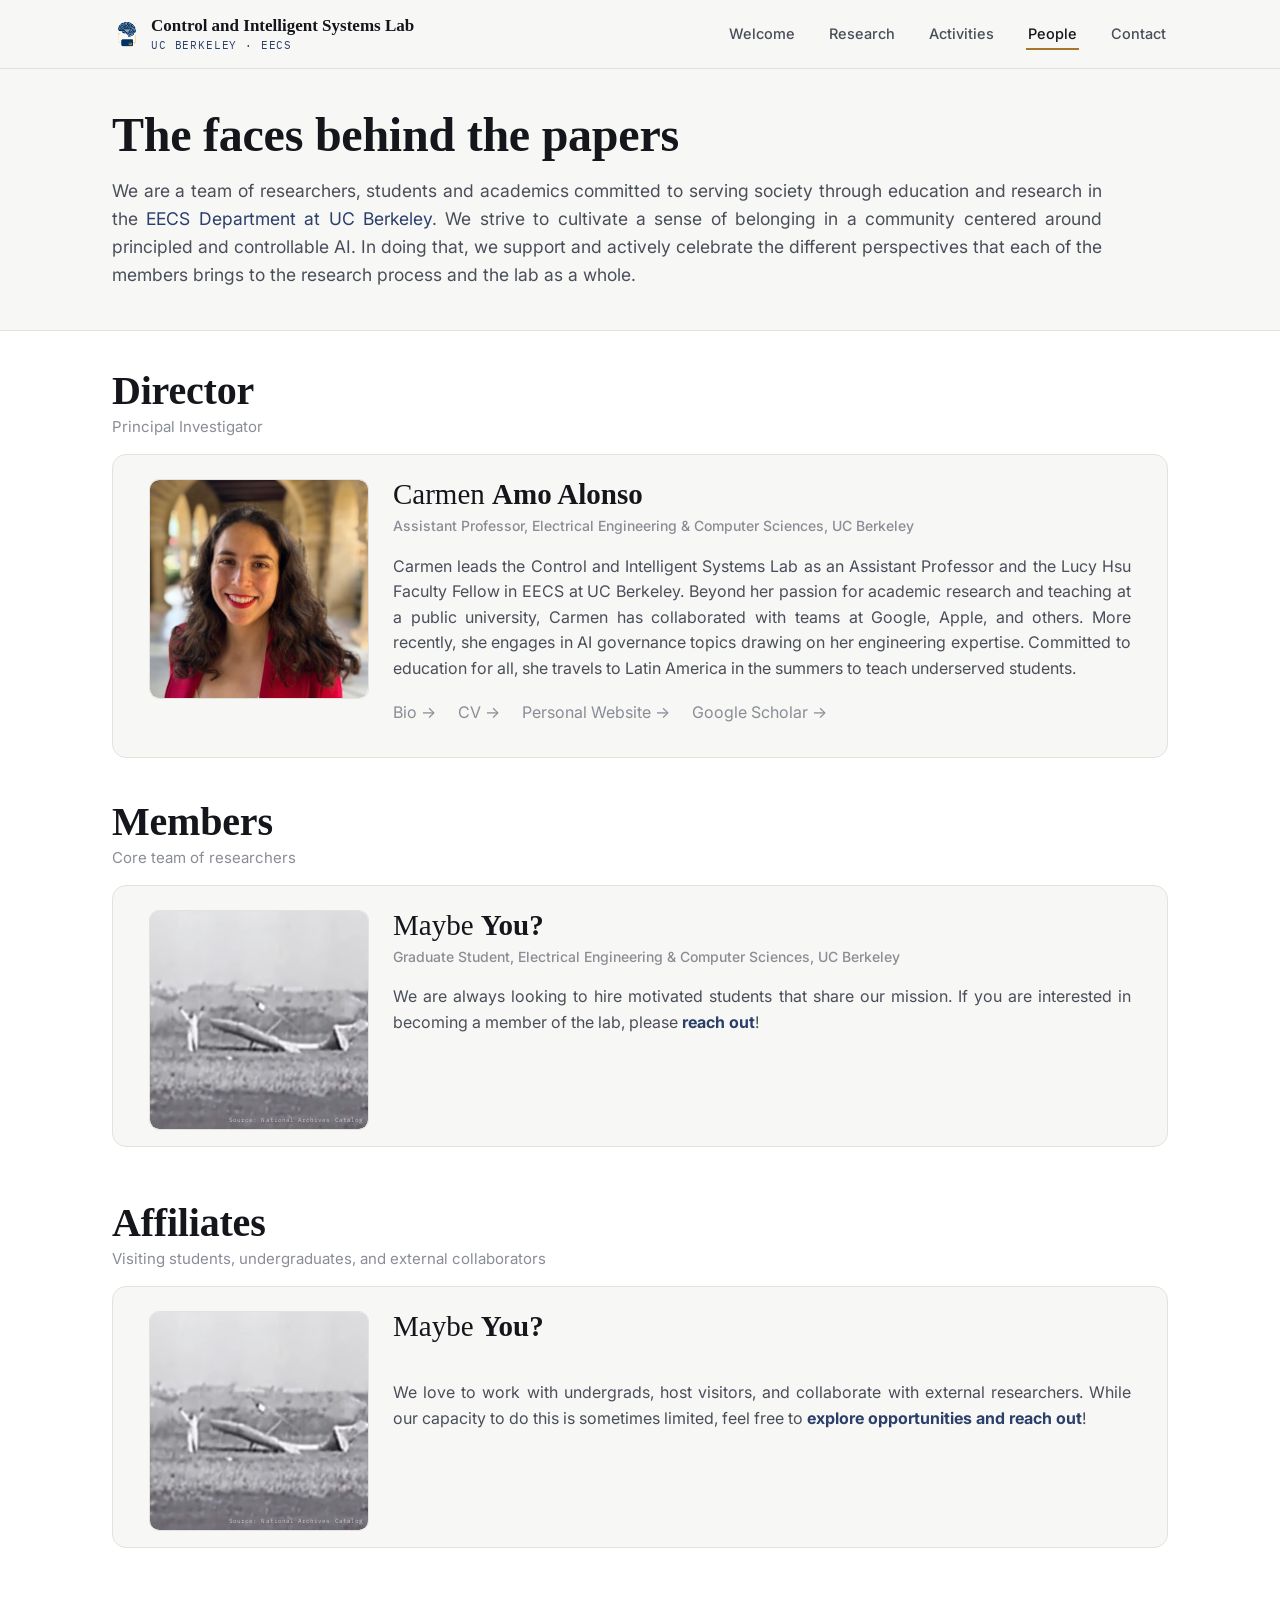
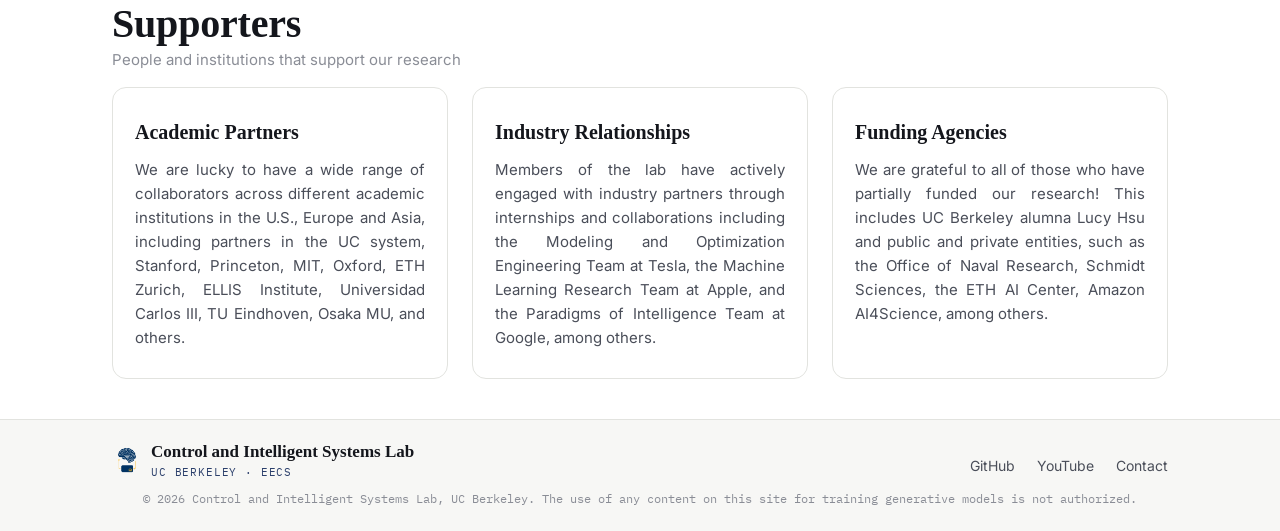
<file: team.html>
<!DOCTYPE html>
<html lang="en">
<head>
<meta charset="UTF-8">
<meta name="viewport" content="width=device-width, initial-scale=1.0">
<title>Team — Control and Intelligent Systems Lab</title>
<link rel="preconnect" href="https://fonts.googleapis.com">
<link rel="preconnect" href="https://fonts.gstatic.com" crossorigin>
<link href="https://fonts.googleapis.com/css2?family=Baloo+2:wght@500;600;700&family=Inter:wght@300;400;500;600;700&family=IBM+Plex+Mono:wght@400;500&family=Quicksand:wght@300;400;500;600;700&family=Source+Serif+4:opsz,wght@8..60,300;8..60,400;8..60,600;8..60,700&family=Nunito:wght@300;400;600;700&display=swap" rel="stylesheet">
<link rel="stylesheet" href="style.css?v=2">
<style>
  .pi-card{ display:grid; grid-template-columns:220px 1fr; gap:24px; padding:24px 36px 16px 36px; background:var(--bg); align-items:start; }
  .pi-photo{ width:100%; aspect-ratio:1/1; border-radius:10px;
    background:linear-gradient(160deg, var(--blue-soft), var(--surface)); border:1px solid var(--line);
    display:flex; align-items:center; justify-content:center; color:var(--ink-soft); overflow:hidden;
    font-family:var(--mono); font-size:12px; text-align:center; }
  .pi-name{font-size:29px; margin-bottom:4px; color:var(--ink); font-family:var(--display); font-weight:600; line-height:1.1;}
  .pi-role{font-family:var(--body); font-weight:500; font-size:14px; color:var(--ink-soft); margin-bottom:16px;}
  .pi-links{display:flex; gap:22px; flex-wrap:wrap;}

  .supporters-grid{display:grid; grid-template-columns:repeat(3,1fr); gap:24px;}
  .supporter-card{ background:var(--surface); padding:28px 22px; }
  .supporter-label{font-family:var(--display); font-weight:600; font-size:20px; color:var(--ink); margin:0 0 10px 0;}
  .supporter-card p{font-size:15px; margin:0; text-align:justify;}

  .page-header{padding-bottom:24px;}
  .page-header p{text-align:justify;}

  @media (max-width:860px){
    .pi-card{grid-template-columns:1fr; gap:16px;}
    .pi-photo{max-width:160px;}
    .supporters-grid{grid-template-columns:1fr;}
  }
</style>
</head>
<body>

<nav class="topnav">
  <div class="wrap">
    <a class="brand" href="index.html">
      <img src="assets/logo/logo-brain.png" alt="" width="30" height="26" class="brand-mark">
      <span class="brand-text">
        <span>Control and Intelligent Systems Lab</span>
        <span class="brand-sub">UC Berkeley · EECS</span>
      </span>
    </a>
    <button class="nav-toggle" aria-label="Toggle menu"><span></span></button>
    <ul class="navlinks">
      <li><a href="index.html">Welcome</a></li>
      <li><a href="research.html">Research</a></li>
      <li><a href="activities.html">Activities</a></li>
      <li><a class="active" href="team.html">People</a></li>
      <li><a href="join.html">Contact</a></li>
    </ul>
  </div>
</nav>

<header class="page-header">
  <div class="wrap">
    <h1>The faces behind the papers</h1>
    <p>We are a team of researchers, students and academics committed to serving society through education and research in the <a href="https://eecs.berkeley.edu/" target="_blank" rel="noopener">EECS Department at UC Berkeley</a>. We strive to cultivate a sense of belonging in a community centered around principled and controllable AI. In doing that, we support and actively celebrate the different perspectives that each of the members brings to the research process and the lab as a whole.</p>
  </div>
</header>

<hr class="divider">

<section style="background:var(--surface); padding:28px 0 16px 0;">
  <div class="wrap">
    <div class="section-head reveal" style="margin-bottom:12px;">
      <h2 style="font-family:var(--display); font-size:40px; color:var(--ink);">Director</h2>
      <p style="font-family:var(--body); font-size:15px; color:var(--ink-soft); margin-top:-8px;">Principal Investigator</p>
    </div>
    <div class="card pi-card reveal">
      <div class="pi-photo"><img src="assets/people/AmoAlonso.jpg" alt="Carmen Amo Alonso" style="width:100%; height:100%; object-fit:cover; border-radius:9px;"></div>
      <div>
        <div class="pi-name"><span style="font-weight:300;">Carmen</span> <span style="font-weight:700;">Amo Alonso</span></div>
        <div class="pi-role">Assistant Professor, Electrical Engineering &amp; Computer Sciences, UC Berkeley</div>
        <p style="text-align:justify;">Carmen leads the Control and Intelligent Systems Lab as an Assistant Professor and the Lucy Hsu Faculty Fellow in EECS at UC Berkeley. Beyond her passion for academic research and teaching at a public university, Carmen has collaborated with teams at Google, Apple, and others. More recently, she engages in AI governance topics drawing on her engineering expertise. Committed to education for all, she travels to Latin America in the summers to teach underserved students.</p>
        <p class="pi-links" style="margin-top:18px;">
          <a href="people/carmen-amo-alonso.html" style="color:var(--ink-soft);">Bio →</a>
          <a href="https://camoalon.github.io/curriculum/" target="_blank" rel="noopener" style="color:var(--ink-soft);">CV →</a>
          <a href="https://camoalon.github.io/" target="_blank" rel="noopener" style="color:var(--ink-soft);">Personal Website →</a>
          <a href="https://scholar.google.com/citations?user=2snI7NsAAAAJ&hl=en" target="_blank" rel="noopener" style="color:var(--ink-soft);">Google Scholar →</a>
        </p>
      </div>
    </div>
  </div>
</section>

<section style="background:var(--surface); padding:16px 0 28px 0;">
  <div class="wrap">
    <div class="section-head reveal" style="margin-bottom:12px;">
      <h2 style="font-family:var(--display); font-size:40px; color:var(--ink);">Members</h2>
      <p style="font-family:var(--body); font-size:15px; color:var(--ink-soft); margin-top:-8px;">Core team of researchers</p>
    </div>
    <div class="card pi-card reveal">
      <div class="pi-photo" style="position:relative;">
        <img src="assets/people/You.jpg" alt="Maybe you?" style="width:100%; height:100%; object-fit:cover; object-position:34% center; border-radius:9px;">
        <span style="position:absolute; right:5px; bottom:4px; font-size:6px; font-weight:400; color:rgba(255,255,255,0.6); letter-spacing:0.01em; pointer-events:none;">Source: National Archives Catalog</span>
      </div>
      <div>
        <div class="pi-name"><span style="font-weight:300;">Maybe</span> <span style="font-weight:700;">You?</span></div>
        <div class="pi-role">Graduate Student, Electrical Engineering &amp; Computer Sciences, UC Berkeley</div>
        <p style="text-align:justify;">We are always looking to hire motivated students that share our mission. If you are interested in becoming a member of the lab, please <a href="join.html" style="font-weight:700;">reach out</a>!</p>
      </div>
    </div>
  </div>
</section>

<section style="background:var(--surface); padding:16px 0 28px 0;">
  <div class="wrap">
    <div class="section-head reveal" style="margin-bottom:12px;">
      <h2 style="font-family:var(--display); font-size:40px; color:var(--ink);">Affiliates</h2>
      <p style="font-family:var(--body); font-size:15px; color:var(--ink-soft); margin-top:-8px;">Visiting students, undergraduates, and external collaborators</p>
    </div>
    <div class="card pi-card reveal">
      <div class="pi-photo" style="position:relative;">
        <img src="assets/people/You.jpg" alt="Maybe you?" style="width:100%; height:100%; object-fit:cover; object-position:34% center; border-radius:9px;">
        <span style="position:absolute; right:5px; bottom:4px; font-size:6px; font-weight:400; color:rgba(255,255,255,0.6); letter-spacing:0.01em; pointer-events:none;">Source: National Archives Catalog</span>
      </div>
      <div>
        <div class="pi-name"><span style="font-weight:300;">Maybe</span> <span style="font-weight:700;">You?</span></div>
        <p style="text-align:justify; margin-top:37px;">We love to work with undergrads, host visitors, and collaborate with external researchers. While our capacity to do this is sometimes limited, feel free to <a href="join.html" style="font-weight:700;">explore opportunities and reach out</a>!</p>
      </div>
    </div>
  </div>
</section>

<section style="background:var(--surface); padding:16px 0 40px 0;">
  <div class="wrap">
    <div class="section-head reveal" style="margin-bottom:12px;">
      <h2 style="font-family:var(--display); font-size:40px; color:var(--ink);">Supporters</h2>
      <p style="font-family:var(--body); font-size:15px; color:var(--ink-soft); margin-top:-8px;">People and institutions that support our research</p>
    </div>
    <div class="supporters-grid reveal">
      <div class="card supporter-card">
        <div class="supporter-label">Academic Partners</div>
        <p>We are lucky to have a wide range of collaborators across different academic institutions in the U.S., Europe and Asia, including partners in the UC system, Stanford, Princeton, MIT, Oxford, ETH Zurich, ELLIS Institute, Universidad Carlos III, TU Eindhoven, Osaka MU, and others.</p>
      </div>
      <div class="card supporter-card">
        <div class="supporter-label">Industry Relationships</div>
        <p>Members of the lab have actively engaged with industry partners through internships and collaborations including the Modeling and Optimization Engineering Team at Tesla, the Machine Learning Research Team at Apple, and the Paradigms of Intelligence Team at Google, among others.</p>
      </div>
      <div class="card supporter-card">
        <div class="supporter-label">Funding Agencies</div>
        <p>We are grateful to all of those who have partially funded our research! This includes UC Berkeley alumna Lucy Hsu and public and private entities, such as the Office of Naval Research, Schmidt Sciences, the ETH AI Center, Amazon AI4Science, among others.</p>
      </div>
    </div>
  </div>
</section>

<hr class="divider">

<footer>
  <div class="wrap">
    <div class="footer-grid">
      <div class="brand">
        <img src="assets/logo/logo-brain.png" alt="" width="30" height="26" class="brand-mark">
        <span class="brand-text">
          <span>Control and Intelligent Systems Lab</span>
          <a class="brand-sub" href="https://eecs.berkeley.edu" target="_blank" rel="noopener">UC Berkeley · EECS</a>
        </span>
      </div>
      <ul class="footer-links">
        <li><a href="https://github.com/ucb-control-intelligence-systems-lab" data-social="github" target="_blank" rel="noopener">GitHub</a></li>
        <li><a href="https://www.youtube.com/channel/UC4SEVhgzDmUEG7NVm2mjdPA" data-social="youtube" target="_blank" rel="noopener">YouTube</a></li>
        <li><a href="join.html">Contact</a></li>
      </ul>
    </div>
    <div class="footer-fine">© 2026 Control and Intelligent Systems Lab, UC Berkeley. The use of any content on this site for training generative models is not authorized.</div>
  </div>
</footer>

<script src="script.js"></script>
</body>
</html>
</file>
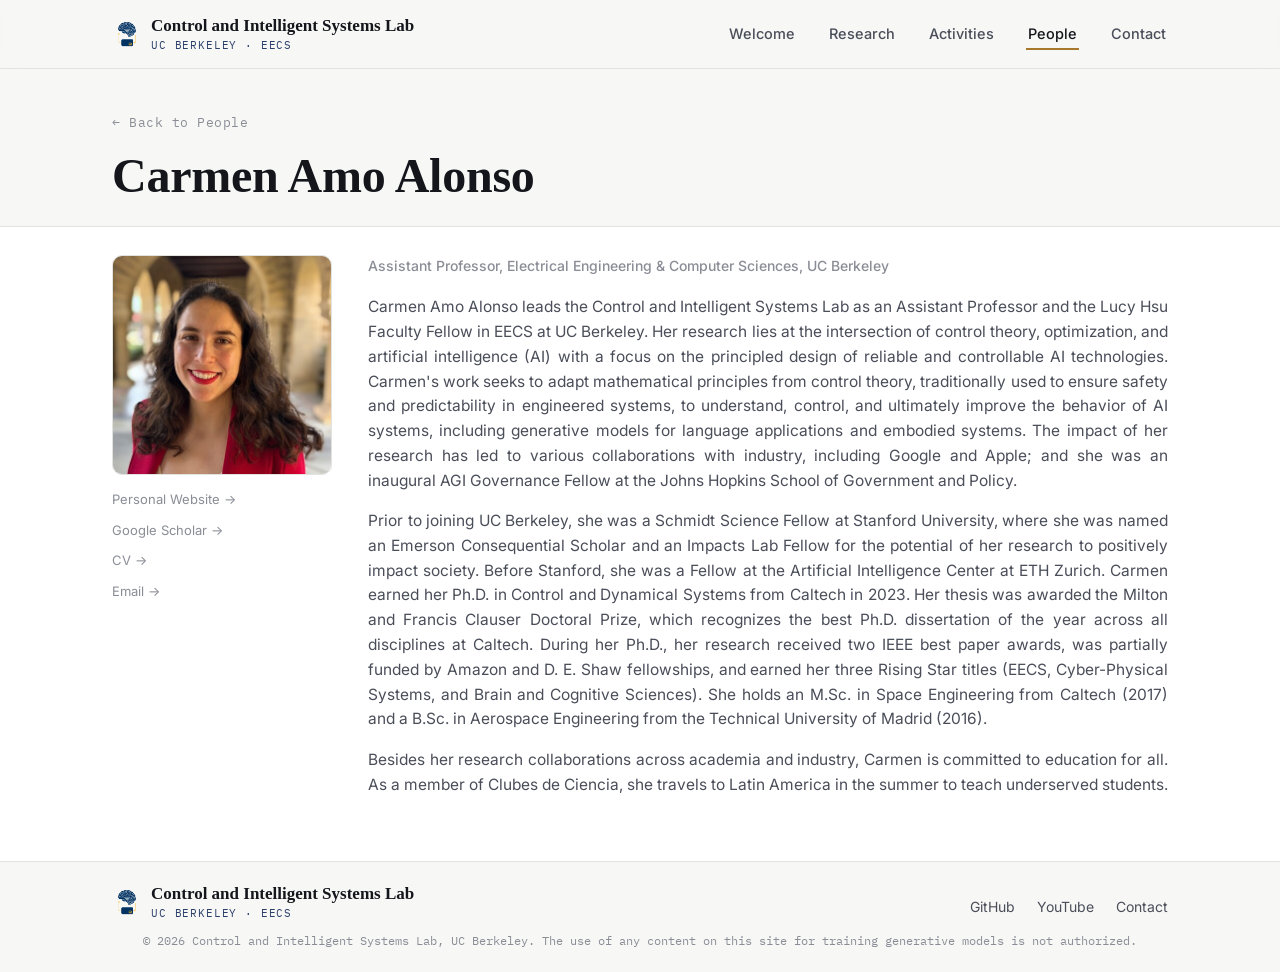
<file: people/carmen-amo-alonso.html>
<!DOCTYPE html>
<html lang="en">
<head>
<meta charset="UTF-8">
<meta name="viewport" content="width=device-width, initial-scale=1.0">
<title>Carmen Amo Alonso — Control and Intelligent Systems Lab</title>
<link rel="preconnect" href="https://fonts.googleapis.com">
<link rel="preconnect" href="https://fonts.gstatic.com" crossorigin>
<link href="https://fonts.googleapis.com/css2?family=Baloo+2:wght@500;600;700&family=Inter:wght@400;500;600&family=IBM+Plex+Mono:wght@400;500&display=swap" rel="stylesheet">
<link rel="stylesheet" href="../style.css?v=2">
<style>
  .bio-back{font-family:var(--mono); font-size:12.5px; letter-spacing:0.04em; color:var(--ink-soft); display:inline-block; margin-bottom:18px;}
  .bio-back:hover{color:var(--blue);}

  .bio-card{ display:grid; grid-template-columns:220px 1fr; gap:36px; align-items:start; }
  .bio-photo{ width:100%; aspect-ratio:1/1; border-radius:10px;
    background:linear-gradient(160deg, var(--blue-soft), var(--surface)); border:1px solid var(--line);
    overflow:hidden; }
  .bio-role{font-family:var(--body); font-weight:500; font-size:14px; color:var(--ink-soft); margin-bottom:18px;}
  .bio-text p{text-align:justify; font-size:15.5px;}
  .bio-links{display:flex; flex-direction:column; align-items:flex-start; gap:10px; margin-top:14px; text-align:left;}
  .bio-links a{font-size:13px; color:var(--ink-soft);}

  .page-header{padding-bottom:24px;}

  @media (max-width:860px){
    .bio-card{grid-template-columns:1fr; gap:16px;}
    .bio-photo{max-width:200px;}
  }
</style>
</head>
<body>

<nav class="topnav">
  <div class="wrap">
    <a class="brand" href="../index.html">
      <img src="../assets/logo/logo-brain.png" alt="" width="30" height="26" class="brand-mark">
      <span class="brand-text">
        <span>Control and Intelligent Systems Lab</span>
        <span class="brand-sub">UC Berkeley · EECS</span>
      </span>
    </a>
    <button class="nav-toggle" aria-label="Toggle menu"><span></span></button>
    <ul class="navlinks">
      <li><a href="../index.html">Welcome</a></li>
      <li><a href="../research.html">Research</a></li>
      <li><a href="../activities.html">Activities</a></li>
      <li><a class="active" href="../team.html">People</a></li>
      <li><a href="../join.html">Contact</a></li>
    </ul>
  </div>
</nav>

<header class="page-header">
  <div class="wrap">
    <a class="bio-back" href="../team.html">← Back to People</a>
    <h1>Carmen Amo Alonso</h1>
  </div>
</header>

<hr class="divider">

<section style="background:var(--surface); padding:28px 0 48px 0;">
  <div class="wrap">
    <div class="bio-card reveal">
      <div>
        <div class="bio-photo"><img src="../assets/people/AmoAlonso.jpg" alt="Carmen Amo Alonso" style="width:100%; height:100%; object-fit:cover;"></div>
        <p class="bio-links">
          <a href="https://camoalon.github.io/" target="_blank" rel="noopener">Personal Website →</a>
          <a href="https://scholar.google.com/citations?user=2snI7NsAAAAJ&hl=en" target="_blank" rel="noopener">Google Scholar →</a>
          <a href="https://camoalon.github.io/curriculum/" target="_blank" rel="noopener">CV →</a>
          <a href="mailto:camoalon@berkeley.edu">Email →</a>
        </p>
      </div>
      <div>
        <div class="bio-role">Assistant Professor, Electrical Engineering &amp; Computer Sciences, UC Berkeley</div>
        <div class="bio-text">
          <p>Carmen Amo Alonso leads the Control and Intelligent Systems Lab as an Assistant Professor and the Lucy Hsu Faculty Fellow in EECS at UC Berkeley. Her research lies at the intersection of control theory, optimization, and artificial intelligence (AI) with a focus on the principled design of reliable and controllable AI technologies. Carmen's work seeks to adapt mathematical principles from control theory, traditionally used to ensure safety and predictability in engineered systems, to understand, control, and ultimately improve the behavior of AI systems, including generative models for language applications and embodied systems. The impact of her research has led to various collaborations with industry, including Google and Apple; and she was an inaugural AGI Governance Fellow at the Johns Hopkins School of Government and Policy.</p>
          <p>Prior to joining UC Berkeley, she was a Schmidt Science Fellow at Stanford University, where she was named an Emerson Consequential Scholar and an Impacts Lab Fellow for the potential of her research to positively impact society. Before Stanford, she was a Fellow at the Artificial Intelligence Center at ETH Zurich. Carmen earned her Ph.D. in Control and Dynamical Systems from Caltech in 2023. Her thesis was awarded the Milton and Francis Clauser Doctoral Prize, which recognizes the best Ph.D. dissertation of the year across all disciplines at Caltech. During her Ph.D., her research received two IEEE best paper awards, was partially funded by Amazon and D. E. Shaw fellowships, and earned her three Rising Star titles (EECS, Cyber-Physical Systems, and Brain and Cognitive Sciences). She holds an M.Sc. in Space Engineering from Caltech (2017) and a B.Sc. in Aerospace Engineering from the Technical University of Madrid (2016).</p>
          <p>Besides her research collaborations across academia and industry, Carmen is committed to education for all. As a member of Clubes de Ciencia, she travels to Latin America in the summer to teach underserved students.</p>
        </div>
      </div>
    </div>
  </div>
</section>

<hr class="divider">

<footer>
  <div class="wrap">
    <div class="footer-grid">
      <div class="brand">
        <img src="../assets/logo/logo-brain.png" alt="" width="30" height="26" class="brand-mark">
        <span class="brand-text">
          <span>Control and Intelligent Systems Lab</span>
          <a class="brand-sub" href="https://eecs.berkeley.edu" target="_blank" rel="noopener">UC Berkeley · EECS</a>
        </span>
      </div>
      <ul class="footer-links">
        <li><a href="https://github.com/ucb-control-intelligence-systems-lab" data-social="github" target="_blank" rel="noopener">GitHub</a></li>
        <li><a href="https://www.youtube.com/channel/UC4SEVhgzDmUEG7NVm2mjdPA" data-social="youtube" target="_blank" rel="noopener">YouTube</a></li>
        <li><a href="../join.html">Contact</a></li>
      </ul>
    </div>
    <div class="footer-fine">© 2026 Control and Intelligent Systems Lab, UC Berkeley. The use of any content on this site for training generative models is not authorized.</div>
  </div>
</footer>

<script src="../script.js"></script>
</body>
</html>
</file>
<file: style.css>
:root{
  --bg:#F7F7F5;
  --surface:#FFFFFF;
  --ink:#14161C;
  --ink-mid:#4A4E59;
  --ink-soft:#8A8D96;
  --line:#E2E3DF;
  --blue:#2B3F6B;
  --blue-soft:#E8ECF3;
  --gold:#A6772C;
  --gold-soft:#F3EBDC;
  --radius:14px;
  --max:1120px;
  --display: 'Georgia', serif;
  --body: 'Inter', sans-serif;
  --mono: 'IBM Plex Mono', monospace;
}
*{box-sizing:border-box;}
html{scroll-behavior:smooth;}
body{
  margin:0;
  background:var(--bg);
  color:var(--ink);
  font-family:var(--body);
  font-size:16px;
  line-height:1.6;
  -webkit-font-smoothing:antialiased;
}
a{color:var(--blue); text-decoration:none;}
a:hover{text-decoration:underline;}
a:focus-visible, button:focus-visible, .level:focus-visible{
  outline:2px solid var(--blue);
  outline-offset:3px;
}
.wrap{max-width:var(--max); margin:0 auto; padding:0 32px;}
h1,h2,h3,h4{font-family:var(--display); font-weight:700; margin:0; letter-spacing:-0.005em;}
.eyebrow{
  font-family:var(--mono);
  font-size:12.5px;
  letter-spacing:0.08em;
  text-transform:uppercase;
  color:var(--blue);
  display:flex; align-items:center; gap:10px;
  margin-bottom:14px;
}
.eyebrow::before{ content:""; width:22px; height:1px; background:var(--blue); }
p{color:var(--ink-mid); margin:0 0 1em 0;}
section{padding:96px 0;}
.divider{height:1px; background:var(--line); border:none; margin:0;}

/* NAV */
nav.topnav{
  position:sticky; top:0; z-index:50;
  background:rgba(247,247,245,0.9);
  backdrop-filter:blur(10px);
  border-bottom:1px solid var(--line);
}
nav.topnav .wrap{ display:flex; align-items:center; justify-content:space-between; height:68px; }
.brand{ font-family:'Georgia', serif; font-weight:700; font-size:17px; color:var(--ink); display:flex; align-items:center; gap:9px; }
.brand:hover{text-decoration:none;}
.brand-mark{ object-fit:contain; flex-shrink:0; }
.brand-text{ display:flex; flex-direction:column; line-height:1.2; }
.brand-sub{
  font-family:var(--mono); font-weight:400; font-size:10.5px;
  letter-spacing:0.08em; text-transform:uppercase; color:var(--blue);
  display:flex; align-items:center; gap:6px; margin-top:3px;
}
.eyebrow-plain::before{ content:none; }
.navlinks{display:flex; gap:30px; list-style:none; margin:0; padding:0;}
.navlinks a{ color:var(--ink-mid); font-size:14.5px; font-weight:500; padding:6px 2px; border-bottom:2px solid transparent; }
.navlinks a:hover{color:var(--blue); text-decoration:none;}
.navlinks a.active{color:var(--ink); border-bottom-color:var(--gold);}
.nav-toggle{display:none;}

.btn{
  font-family:var(--body); font-weight:600; font-size:14.5px;
  padding:12px 22px; border-radius:999px; display:inline-block;
  border:1px solid transparent; transition:all .18s ease;
}
.btn:hover{text-decoration:none;}
.btn-primary{background:var(--ink); color:var(--surface);}
.btn-primary:hover{background:var(--blue);}
.btn-ghost{border-color:var(--line); color:var(--ink);}
.btn-ghost:hover{border-color:var(--blue); color:var(--blue);}

/* Page header used on interior pages */
.page-header{padding:40px 0 48px 0;}
.page-header .eyebrow{margin-bottom:16px;}
.page-header h1{font-size:clamp(32px,4.4vw,48px); line-height:1.08;}
.page-header p{font-size:17.5px; max-width:90ch; margin-top:16px;}

.section-head{max-width:640px; margin-bottom:56px;}
.section-head h2{font-size:clamp(26px,3.2vw,36px);}
.section-head p{font-size:16.5px; margin-top:14px;}

.card{ background:var(--surface); border:1px solid var(--line); border-radius:var(--radius); }

.reveal{opacity:0; transform:translateY(16px); transition:opacity .6s ease, transform .6s ease;}
.reveal.visible{opacity:1; transform:none;}

footer{padding:22px 0;}
.footer-grid{display:flex; justify-content:space-between; align-items:flex-end; flex-wrap:wrap; gap:24px;}
.footer-links{display:flex; gap:22px; list-style:none; padding:0; margin:0;}
.footer-links a{color:var(--ink-mid); font-size:14px;}
.footer-fine{font-family:var(--mono); font-size:11.5px; color:var(--ink-soft); margin-top:12px; text-align:center;}

@media (max-width: 860px){
  .navlinks{ position:fixed; top:68px; left:0; right:0; background:var(--surface); border-bottom:1px solid var(--line);
    flex-direction:column; gap:0; padding:8px 0; display:none; }
  .navlinks.open{display:flex;}
  .navlinks li{width:100%;}
  .navlinks a{display:block; padding:14px 32px; border-bottom:1px solid var(--line) !important;}
  .nav-toggle{ display:inline-flex; align-items:center; justify-content:center; width:36px; height:36px;
    background:none; border:1px solid var(--line); border-radius:8px; cursor:pointer; }
  .nav-toggle span, .nav-toggle span::before, .nav-toggle span::after{
    content:""; display:block; width:16px; height:2px; background:var(--ink); position:relative;
  }
}

@media (prefers-reduced-motion: reduce){
  html{scroll-behavior:auto;}
  .reveal{transition:none; opacity:1; transform:none;}
}
</file>
